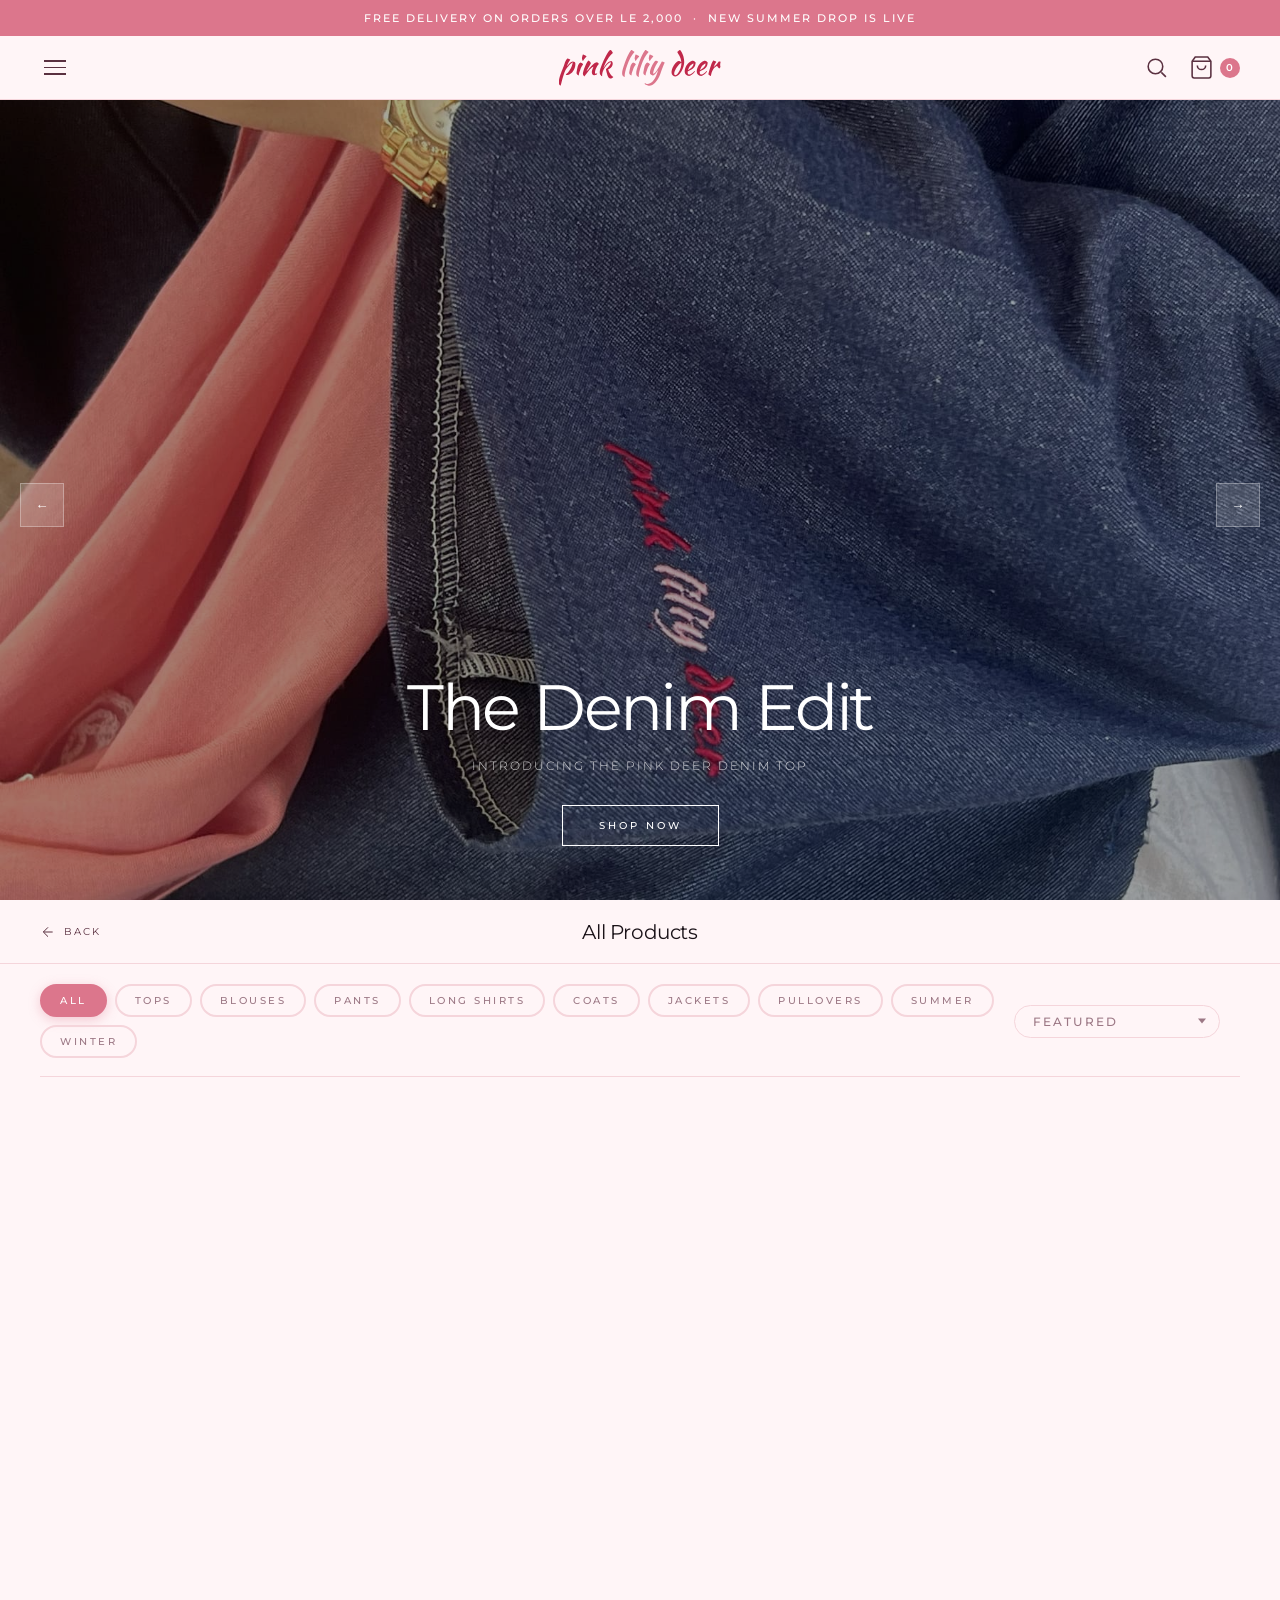
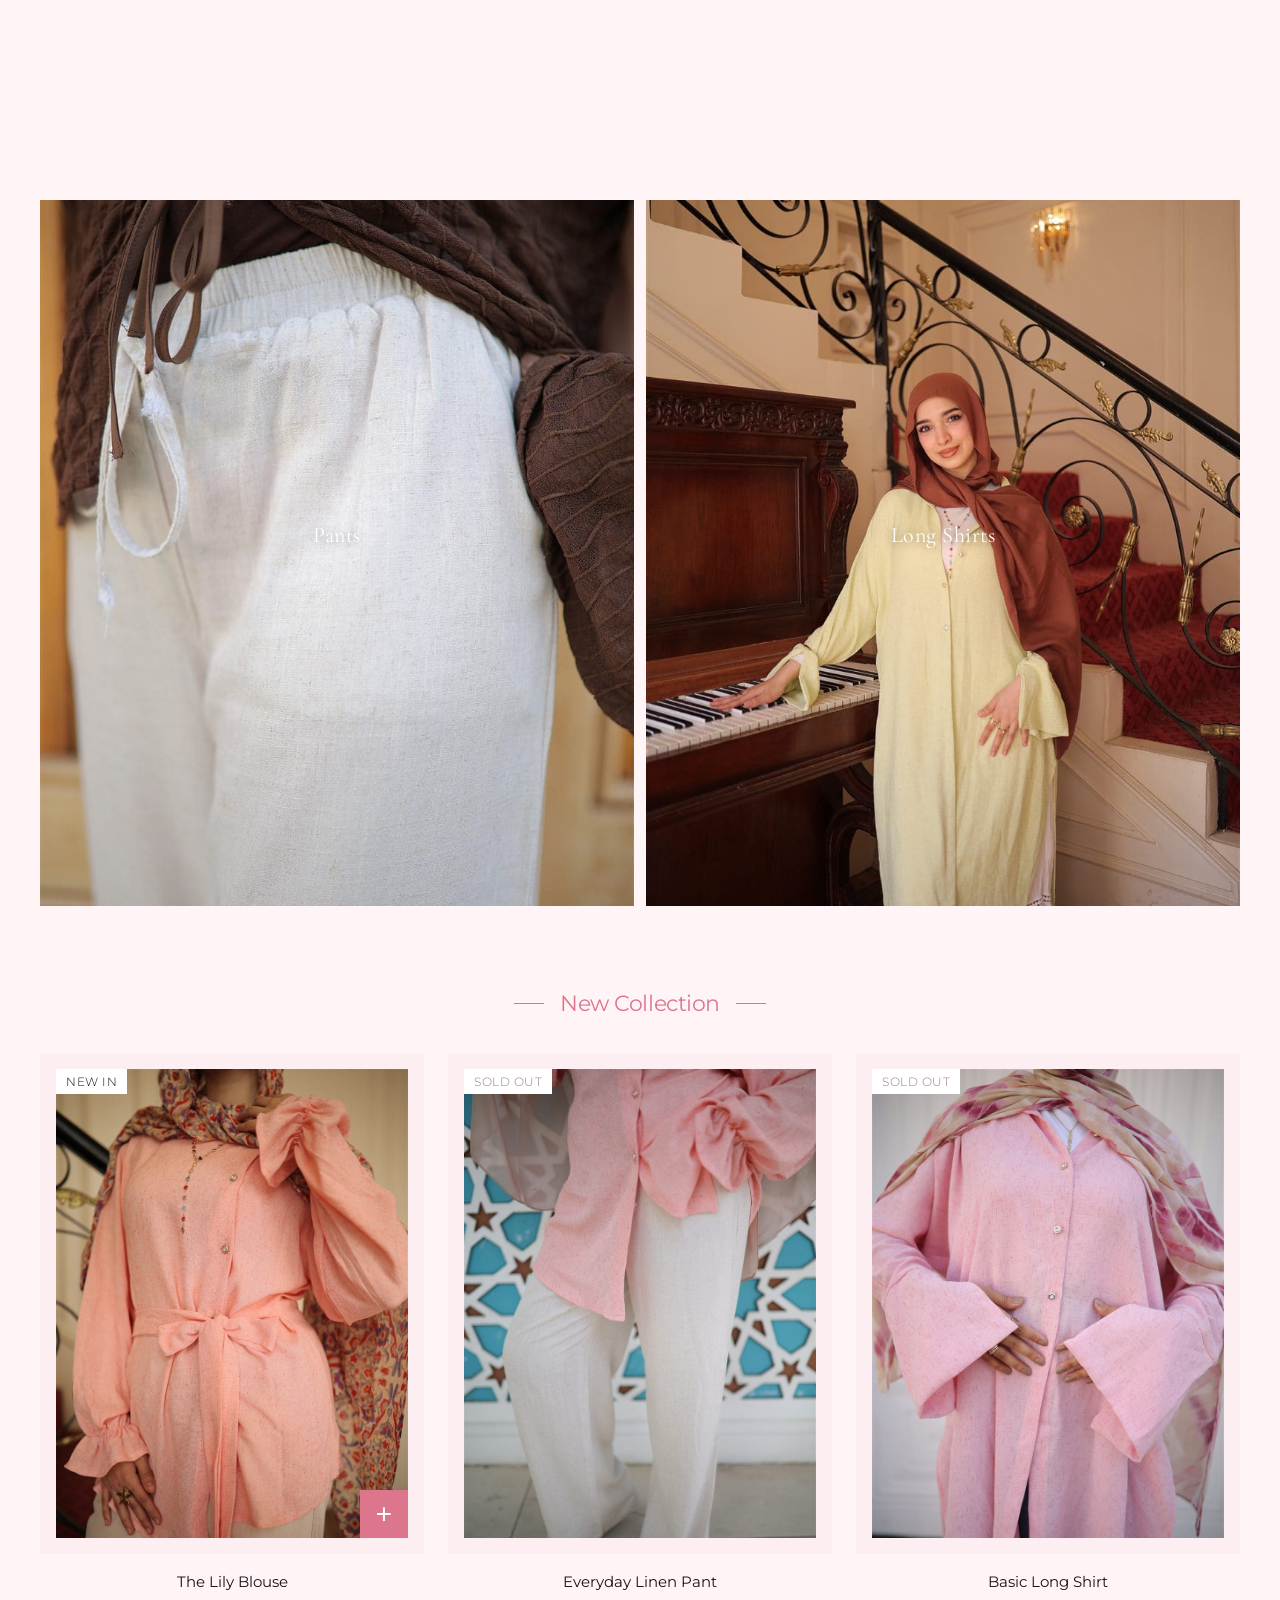
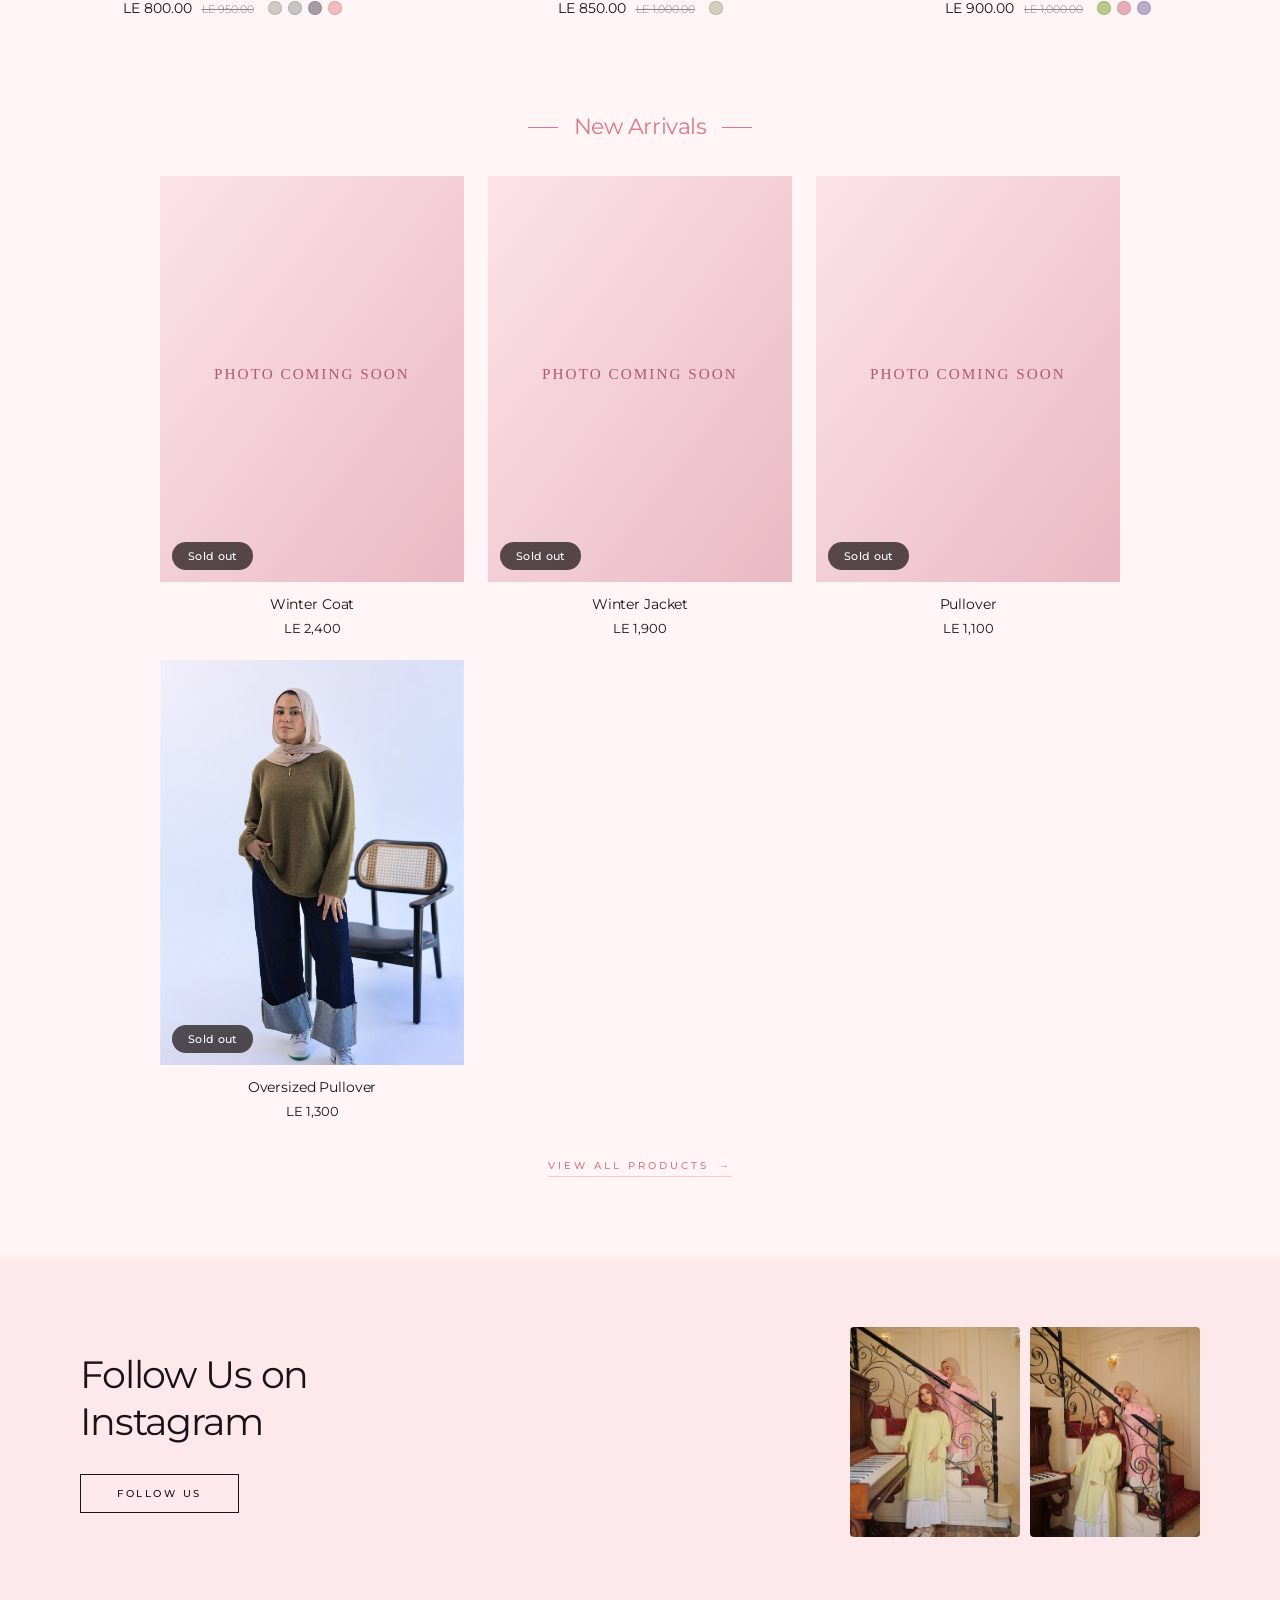
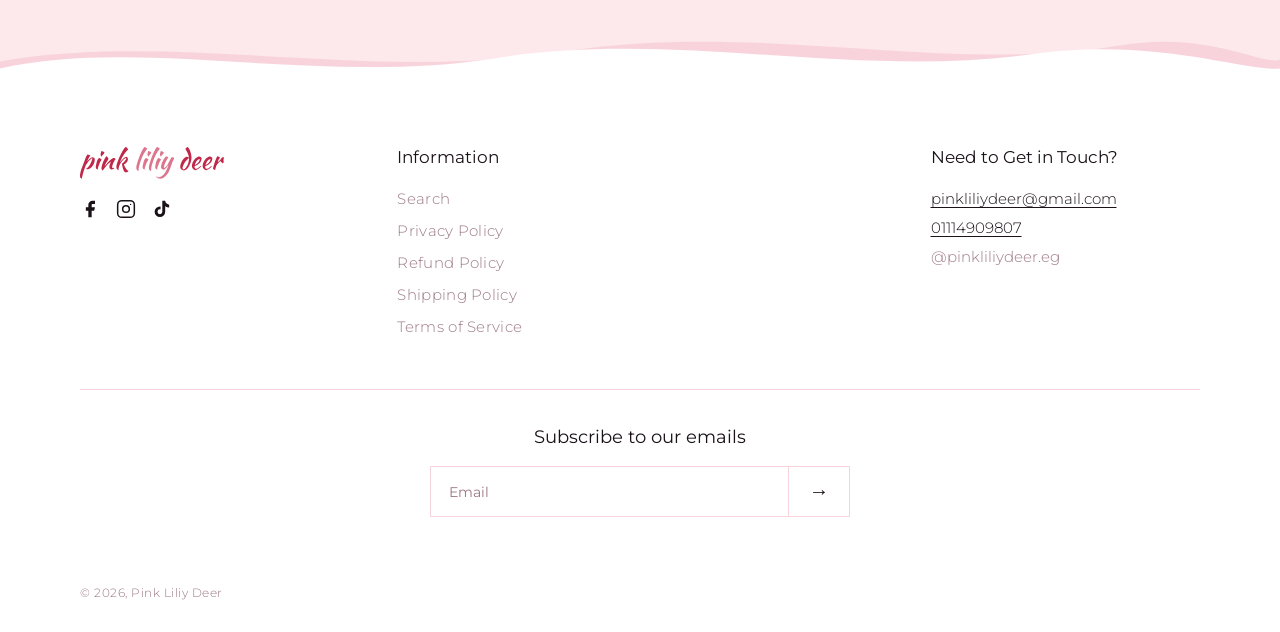
<file: lib/index.html>
<!DOCTYPE html>
<html lang="en">
<head>
<meta charset="UTF-8">
<meta name="viewport" content="width=device-width, initial-scale=1.0">
<title>Pink Liliy Deer — Modest Fashion</title>
<link href="https://fonts.googleapis.com/css2?family=Cormorant+Garamond:ital,wght@0,300;0,400;0,500;1,300;1,400&family=Montserrat:wght@300;400;500;600&display=swap" rel="stylesheet">
<style>
*{margin:0;padding:0;box-sizing:border-box}
:root{
  --cream:#fff5f7;
  --warm:#fdeef2;
  --blush:#f9c8d0;
  --rose:#dc768c;
  --dark:#1a1218;
  --mid:#5a3040;
  --muted:#9c7885;
  --border:#f5d5db;
  --accent:#dc768c;
  --accent-dark:#c0284a;
  --accent-light:#fde8ec;
  --serif:'Cormorant Garamond',Georgia,serif;
  --sans:'Montserrat',sans-serif;
  --script:'Montserrat',sans-serif;
}
html{scroll-behavior:smooth}
body{background:var(--cream);color:var(--dark);font-family:var(--sans);font-weight:300;overflow-x:hidden}

/* ── ANNOUNCEMENT BAR ── */
.announce{
  background:var(--accent);color:#fff;
  text-align:center;padding:11px;
  font-size:11px;letter-spacing:2.5px;text-transform:uppercase;
  font-family:var(--sans);font-weight:500;
  letter-spacing:2px;
}

/* ── MENU DRAWER ── */
.menu-overlay{
  position:fixed;inset:0;background:rgba(26,18,18,0.4);
  z-index:300;opacity:0;pointer-events:none;transition:opacity .3s;
}
.menu-overlay.open{opacity:1;pointer-events:all}
.menu-drawer{
  position:fixed;top:0;left:0;bottom:0;width:320px;
  background:var(--cream);z-index:301;
  transform:translateX(-100%);transition:transform .35s cubic-bezier(.4,0,.2,1);
  display:flex;flex-direction:column;overflow:hidden;
}
.menu-drawer.open{transform:translateX(0)}
.menu-head{
  padding:20px 24px;height:60px;
  display:flex;align-items:center;justify-content:flex-end;
  border-bottom:1px solid var(--border);flex-shrink:0;
}
.menu-close{
  background:none;border:none;cursor:pointer;
  color:var(--dark);display:flex;align-items:center;
  padding:4px;transition:opacity .2s;
}
.menu-close:hover{opacity:0.5}

/* Two-panel slider */
.menu-panels{
  display:flex;width:200%;flex:1;min-height:0;
  transition:transform .3s cubic-bezier(.4,0,.2,1);
}
.menu-panels.show-sub{transform:translateX(-50%)}
.menu-panel{
  width:50%;display:flex;flex-direction:column;overflow-y:auto;
}

/* Nav items */
.menu-nav-item{
  display:flex;align-items:center;justify-content:space-between;
  padding:20px 28px;
  font-size:15px;color:var(--dark);text-decoration:none;
  font-family:var(--sans);font-weight:400;
  border-bottom:1px solid var(--border);
  cursor:pointer;background:none;
  border-left:none;border-right:none;border-top:none;
  width:100%;text-align:left;
  transition:background .15s,color .15s;
}
.menu-nav-item:hover{background:var(--accent-light);color:var(--accent)}
.menu-nav-item svg{flex-shrink:0;color:var(--muted)}

/* Sub-panel header */
.menu-sub-head{
  display:flex;align-items:center;gap:12px;
  padding:20px 28px;
  border-bottom:1px solid var(--border);
  cursor:pointer;background:none;border-left:none;border-right:none;border-top:none;
  width:100%;text-align:left;
  font-size:13px;letter-spacing:1px;text-transform:uppercase;
  color:var(--mid);font-family:var(--sans);font-weight:500;
  transition:color .15s;flex-shrink:0;
}
.menu-sub-head:hover{color:var(--dark)}

/* Social icons */
.menu-socials{
  padding:24px 28px;
  border-top:1px solid var(--border);
  display:flex;gap:22px;align-items:center;
  margin-top:auto;flex-shrink:0;
}
.menu-social-icon{
  color:var(--dark);text-decoration:none;
  display:flex;align-items:center;
  transition:color .2s;
}
.menu-social-icon:hover{color:var(--accent)}

/* ── NAV ── */
nav{
  position:sticky;top:0;z-index:100;
  background:var(--cream);
  border-bottom:1px solid var(--border);
  padding:0 40px;
  display:flex;align-items:center;justify-content:space-between;
  height:64px;
}
.hamburger{
  background:none;border:none;cursor:pointer;
  display:flex;flex-direction:column;gap:5px;padding:4px;
  transition:opacity .2s;
}
.hamburger:hover{opacity:0.6}
.hamburger span{
  display:block;width:22px;height:1.5px;
  background:var(--mid);
}
.nav-links{display:flex;gap:32px;list-style:none}
.nav-links a{
  font-size:11px;letter-spacing:2px;text-transform:uppercase;
  color:var(--mid);text-decoration:none;
  font-family:var(--sans);font-weight:400;
  transition:color .2s;position:relative;
}
.nav-links a::after{
  content:'';position:absolute;bottom:-2px;left:0;width:0;height:0.5px;
  background:var(--dark);transition:width .25s;
}
.nav-links a:hover{color:var(--dark)}
.nav-links a:hover::after{width:100%}
.brand{
  font-family:var(--serif);font-size:22px;font-weight:400;
  letter-spacing:1px;color:var(--dark);text-decoration:none;
  position:absolute;left:50%;transform:translateX(-50%);
  white-space:nowrap;
}
.brand img{height:36px;width:auto;display:block}
.nav-right{display:flex;align-items:center;gap:20px}
.nav-icon{
  background:none;border:none;cursor:pointer;
  font-size:25px;letter-spacing:2px;text-transform:uppercase;
  color:var(--mid);font-family:var(--sans);font-weight:400;
  display:flex;align-items:center;gap:6px;
  transition:color .2s;
}
.nav-icon:hover{color:var(--dark)}
.cart-count{
  background:var(--accent);color:#fff;
  border-radius:50%;width:20px;height:20px;
  font-size:10px;display:flex;align-items:center;justify-content:center;
  font-weight:600;
}

/* ── HERO ── */
.hero{
  position:relative;height:92vh;min-height:600px;
  background:var(--warm);overflow:hidden;
  display:flex;align-items:flex-end;
}
.hero-bg{
  position:absolute;inset:0;
  background:
    radial-gradient(ellipse at 70% 40%, rgba(220,118,140,0.18) 0%, transparent 60%),
    radial-gradient(ellipse at 20% 80%, rgba(220,118,140,0.12) 0%, transparent 50%),
    linear-gradient(160deg, #fff5f7 0%, #fdeef2 100%);
}
.hero-img-placeholder{
  position:absolute;right:0;top:0;bottom:0;width:62%;
  background:linear-gradient(135deg,#f9c8d0 0%,#e89aaa 60%,#dc768c 100%);
  display:flex;align-items:center;justify-content:center;
  overflow:hidden;
}
.hero-img-placeholder::before{
  content:'';position:absolute;inset:0;
  background:repeating-linear-gradient(
    45deg,rgba(255,255,255,0.03) 0px,rgba(255,255,255,0.03) 1px,
    transparent 1px,transparent 20px
  );
}
.hero-img-placeholder span{
  font-family:var(--serif);font-size:13px;letter-spacing:3px;
  color:rgba(90,79,71,0.4);text-transform:uppercase;
}
.hero-content{
  position:relative;z-index:2;
  padding:0 60px 80px;max-width:520px;
}
.hero-eyebrow{
  font-size:10px;letter-spacing:4px;text-transform:uppercase;
  color:var(--accent);margin-bottom:20px;font-family:var(--sans);
  display:flex;align-items:center;gap:12px;
}
.hero-eyebrow::before{content:'';width:24px;height:0.5px;background:var(--accent)}
.hero-title{
  font-family:var(--serif);font-size:clamp(48px,6vw,80px);
  font-weight:300;line-height:1.0;color:var(--dark);
  margin-bottom:28px;letter-spacing:-0.5px;
}
.hero-title em{font-style:italic;font-weight:300;color:var(--accent)}
.hero-sub{
  font-size:12px;letter-spacing:1.5px;color:var(--muted);
  text-transform:uppercase;margin-bottom:40px;line-height:1.8;
}
.btn-primary{
  display:inline-flex;align-items:center;justify-content:center;gap:12px;
  background:#C0284A;color:#fff;
  padding:14px 36px;text-decoration:none;
  font-size:10px;letter-spacing:2px;text-transform:uppercase;
  font-family:var(--sans);font-weight:500;
  border-radius:50px;border:none;
  transition:background .25s,box-shadow .25s;cursor:pointer;
  box-shadow:0 4px 16px rgba(122,26,46,0.3);
}
.btn-primary:hover{background:#5c1020;box-shadow:0 6px 22px rgba(122,26,46,0.45)}
.btn-outline{
  display:inline-flex;align-items:center;justify-content:center;gap:12px;
  border:2px solid #C0284A;color:#C0284A;
  padding:13px 32px;text-decoration:none;
  font-size:10px;letter-spacing:2px;text-transform:uppercase;
  font-family:var(--sans);font-weight:500;
  border-radius:50px;
  transition:all .25s;cursor:pointer;background:transparent;
}
.btn-outline:hover{background:#C0284A;color:#fff;box-shadow:0 4px 16px rgba(122,26,46,0.3)}
.hero-scroll{
  position:absolute;bottom:30px;right:40px;
  font-size:9px;letter-spacing:3px;text-transform:uppercase;
  color:var(--muted);writing-mode:vertical-rl;
  display:flex;align-items:center;gap:10px;
}
.hero-scroll::after{content:'';width:0.5px;height:40px;background:var(--muted)}

/* ── MARQUEE ── */
.marquee-wrap{
  background:var(--accent-light);color:var(--dark);
  padding:13px 0;overflow:hidden;
  border-top:1px solid var(--blush);border-bottom:1px solid var(--blush);
}
.marquee-track{
  display:flex;gap:0;white-space:nowrap;
  animation:marquee 22s linear infinite;
}
.marquee-track span{
  font-size:10px;letter-spacing:3px;text-transform:uppercase;
  padding:0 40px;font-family:var(--sans);font-weight:400;
  color:var(--mid);
}
.marquee-track .sep{color:var(--accent);padding:0 10px;font-weight:600}
@keyframes marquee{0%{transform:translateX(0)}100%{transform:translateX(-50%)}}

/* ── SECTION HEADERS ── */
.section-header{text-align:center;padding:36px 40px 20px}
.section-tag{
  font-family:var(--script);font-size:30px;letter-spacing:0.5px;font-weight:400;
  color:var(--accent);margin-bottom:16px;
  display:flex;align-items:center;justify-content:center;gap:16px;
}
.section-tag::before,.section-tag::after{
  content:'';flex:0 0 30px;height:0.5px;background:var(--accent)
}
.section-title{
  font-family:var(--serif);font-size:clamp(36px,4vw,54px);
  font-weight:300;color:var(--dark);letter-spacing:-0.5px;
  line-height:1.1;
}
.section-title em{font-style:italic}
.section-sub{
  font-size:12px;letter-spacing:1.5px;text-transform:uppercase;
  color:var(--muted);margin-top:16px;
}

/* ── CATEGORY STRIP ── */
.categories{padding:0 40px 48px}
.cat-carousel-wrap{position:relative}
.cat-grid{
  display:grid;grid-template-columns:repeat(2,1fr);gap:12px;
}
.cat-arrow{
  position:absolute;top:38%;transform:translateY(-50%);
  width:44px;height:44px;border-radius:50%;
  background:rgba(26,18,18,0.72);color:#fff;border:none;cursor:pointer;
  display:flex;align-items:center;justify-content:center;
  font-size:18px;line-height:1;z-index:5;
  transition:background .2s;
  -webkit-backdrop-filter:blur(4px);backdrop-filter:blur(4px);
}
.cat-arrow:hover{background:var(--accent)}
.cat-arrow.prev{left:-6px}
.cat-arrow.next{right:-6px}
.cat-item{
  cursor:pointer;position:relative;
  display:flex;flex-direction:column;
}
.cat-img{
  width:100%;aspect-ratio:4/5;
  background:var(--warm);
  border-radius:0;
  overflow:hidden;
}
.cat-img img{transition:transform .45s ease;width:100%;height:100%;object-fit:cover;display:block}
.cat-item:hover .cat-img img{transform:scale(1.06)}
.cat-img-1{background:linear-gradient(160deg,#e8ddd5,#d5c8c0)}
.cat-img-2{background:linear-gradient(160deg,#dfe8e0,#c8d5ca)}
.cat-img-3{background:linear-gradient(160deg,#e8e0e8,#d5c8d5)}
.cat-img-4{background:linear-gradient(160deg,#e8e5d5,#d5d0c0)}
.cat-img-5{background:linear-gradient(160deg,#e8d5d5,#d5c0c0)}
.cat-img-6{background:linear-gradient(160deg,#dce6ee,#c3d2e0)}
.cat-img-7{background:linear-gradient(160deg,#f6e8d8,#ecd6bd)}
.all-empty{grid-column:1/-1;text-align:center;padding:60px 20px;font-family:var(--sans);font-size:12px;letter-spacing:.5px;color:var(--muted);line-height:1.9}
.cat-label{
  position:absolute;left:0;right:0;top:50%;transform:translateY(-50%);
  display:block;text-align:center;padding:0 8px;
  font-family:var(--serif,Georgia,serif);font-size:22px;font-weight:400;
  letter-spacing:.5px;
  color:#fff;text-shadow:0 1px 8px rgba(0,0,0,.35);
  pointer-events:none;
}
.cat-label small{display:none}

/* ── PRODUCT GRID ── */
.products-section{padding:0 40px 80px}
.filter-bar{
  display:flex;align-items:center;justify-content:space-between;
  gap:16px;
  padding:20px 0 18px;
  margin-bottom:36px;
  border-bottom:1px solid var(--border);
}
.filter-tabs{display:flex;gap:8px;list-style:none;flex-wrap:wrap}
.filter-tabs li{
  font-size:10px;letter-spacing:2.5px;text-transform:uppercase;
  color:var(--muted);
  padding:8px 18px;
  cursor:pointer;
  font-family:var(--sans);font-weight:500;
  border-radius:50px;
  border:2px solid var(--border);
  background:transparent;
  transition:color .2s,background .2s,border-color .2s,box-shadow .2s;
  white-space:nowrap;
  user-select:none;
}
.filter-tabs li:hover{
  color:var(--accent);
  border-color:var(--blush);
  background:var(--accent-light);
}
.filter-tabs li.active{
  color:#fff;
  background:var(--accent);
  border-color:var(--accent);
  font-weight:500;
  box-shadow:0 3px 12px rgba(220,118,140,0.35);
}
.sort-wrapper{
  position:relative;display:flex;align-items:center;flex-shrink:0;
}
.sort-wrapper::after{
  content:'';
  position:absolute;right:14px;top:50%;transform:translateY(-50%);
  width:0;height:0;
  border-left:4px solid transparent;border-right:4px solid transparent;
  border-top:5px solid var(--muted);
  pointer-events:none;transition:border-top-color .2s;
}
.sort-wrapper:hover::after{border-top-color:var(--accent)}
.sort-select{
  font-size:12px;letter-spacing:2px;text-transform:uppercase;
  color:var(--muted);
  font-family:var(--sans);font-weight:500;
  border:1px solid var(--border);
  border-radius:50px;
  padding:8px 18px;
  background:transparent;
  cursor:pointer;
  outline:none;
  appearance:none;
  -webkit-appearance:none;
  transition:color .2s,border-color .2s,background .2s;
}
.sort-select:hover,.sort-select:focus{
  color:var(--accent);
  border-color:var(--blush);
  background:var(--accent-light);
}
.product-grid{
  display:grid;grid-template-columns:repeat(4,1fr);gap:24px;
}
.products-section .product-grid{
  grid-template-columns:repeat(3,1fr);
  max-width:960px;margin:0 auto;
}
.product-card{cursor:pointer}
.product-img{
  aspect-ratio:3/4;background:var(--warm);
  position:relative;overflow:hidden;margin-bottom:14px;
  border:2.5px solid var(--blush);border-radius:20px;
  transition:border-color .3s,box-shadow .3s;
}
.product-img-fill{
  width:100%;height:100%;
  transition:transform .5s ease;
  display:flex;align-items:center;justify-content:center;
}
.product-card:hover .product-img-fill{transform:scale(1.04)}
.product-card:hover .product-img{border-color:var(--rose);box-shadow:0 6px 24px rgba(220,118,140,0.18)}
.product-img-fill span{
  font-family:var(--serif);font-size:11px;letter-spacing:2px;
  color:rgba(90,79,71,0.3);text-transform:uppercase;
}
.product-badge{
  position:absolute;top:12px;left:12px;
  background:var(--dark);color:#fff;
  font-size:8px;letter-spacing:2px;text-transform:uppercase;
  padding:5px 10px;font-family:var(--sans);border-radius:2px;z-index:2;
}
.product-badge.new{background:var(--accent);box-shadow:0 2px 12px rgba(220,118,140,0.4)}
.product-badge.sold{background:var(--muted)}
.badge-soldout{
  position:absolute;bottom:12px;left:12px;z-index:2;
  background:rgba(26,18,18,0.72);color:#fff;
  font-size:11px;font-weight:500;letter-spacing:0.3px;
  padding:7px 16px;font-family:var(--sans);border-radius:50px;
  -webkit-backdrop-filter:blur(4px);backdrop-filter:blur(4px);
}
.price-was{
  text-decoration:line-through;color:var(--muted);
  font-size:12px;margin-right:5px;
}
.price-sale{color:#c0284a;font-weight:500}
.size-chips{display:flex;gap:4px;margin-bottom:6px;justify-content:center}
.size-chip{
  background:rgba(250,248,245,0.9);color:var(--dark);
  font-size:8px;letter-spacing:1px;padding:4px 7px;
  font-family:var(--sans);border:0.5px solid rgba(26,22,18,0.2);
  cursor:pointer;transition:background .15s;
}
.size-chip:hover,.size-chip.active{background:var(--accent);color:#fff;border-color:var(--accent)}
.product-name{
  font-family:var(--script);font-size:19px;font-weight:400;
  color:var(--dark);margin-bottom:5px;line-height:1.4;
}
.product-price{
  font-size:15px;color:var(--muted);letter-spacing:1px;font-weight:500;
  font-family:var(--sans);
}
.product-colors{display:flex;gap:5px;margin-top:8px}
.color-dot{
  width:12px;height:12px;border-radius:50%;
  border:1.5px solid transparent;cursor:pointer;
  transition:border-color .15s;
}
.color-dot:hover,.color-dot.active{border-color:var(--accent)}

/* Product placeholder backgrounds */
.p1{background:linear-gradient(160deg,#e8ddd5 0%,#cfc3bb 100%)}
.p2{background:linear-gradient(160deg,#d5e8df 0%,#c0d5c8 100%)}
.p3{background:linear-gradient(160deg,#e8d5e0 0%,#d5c0cb 100%)}
.p4{background:linear-gradient(160deg,#e8e5d5 0%,#d5d0c0 100%)}
.p5{background:linear-gradient(160deg,#d5dde8 0%,#c0ccda 100%)}
.p6{background:linear-gradient(160deg,#e8ddd5 0%,#e0d5cc 100%)}
.p7{background:linear-gradient(160deg,#f0e8d5 0%,#e0d0b8 100%)}
.p8{background:linear-gradient(160deg,#e5d5e8 0%,#d0c0d5 100%)}

/* ── EDITORIAL BANNER ── */
.editorial{
  margin:0 40px 80px;display:grid;
  grid-template-columns:1fr 1fr;min-height:520px;
}
.editorial-img{
  background:linear-gradient(160deg,#e8ddd5,#c8b8ae);
  display:flex;align-items:center;justify-content:center;
  position:relative;overflow:hidden;
}
.editorial-img::after{
  content:'';position:absolute;inset:0;
  background:linear-gradient(to right,rgba(26,22,18,0.1),transparent);
}
.editorial-img span{
  font-family:var(--serif);font-size:12px;letter-spacing:3px;
  color:rgba(90,79,71,0.3);text-transform:uppercase;
  position:relative;z-index:2;
}
.editorial-content{
  background:var(--warm);padding:60px 50px;
  display:flex;flex-direction:column;justify-content:center;
}
.editorial-tag{
  font-size:9px;letter-spacing:4px;text-transform:uppercase;
  color:var(--accent);margin-bottom:24px;
  display:flex;align-items:center;gap:10px;
}
.editorial-tag::before{content:'';width:20px;height:0.5px;background:var(--accent)}
.editorial-title{
  font-family:var(--serif);font-size:clamp(32px,3.5vw,48px);
  font-weight:300;line-height:1.1;color:var(--dark);
  margin-bottom:20px;
}
.editorial-title em{font-style:italic}
.editorial-body{
  font-size:13px;color:var(--muted);line-height:1.9;
  margin-bottom:36px;max-width:340px;
}
.editorial-links{display:flex;gap:16px;flex-wrap:wrap}

/* ── LOOKBOOK STRIP ── */
.lookbook{padding:0 40px 80px}
.lookbook-grid{
  display:grid;
  grid-template-columns:2fr 1fr 1fr 1fr;
  gap:12px;height:500px;
}
.look-item{
  background:var(--warm);position:relative;overflow:hidden;
  cursor:pointer;
}
.look-item:hover .look-overlay{opacity:1}
.look-fill{width:100%;height:100%;transition:transform .4s ease}
.look-item:hover .look-fill{transform:scale(1.04)}
.l1{background:linear-gradient(160deg,#ddd5e8,#c8b8d5)}
.l2{background:linear-gradient(160deg,#e8d5d5,#d5b8b8)}
.l3{background:linear-gradient(160deg,#d5e8e0,#b8d5c8)}
.l4{background:linear-gradient(160deg,#e8e5d5,#d5d0b8)}
.look-overlay{
  position:absolute;inset:0;
  background:rgba(26,22,18,0.4);
  display:flex;align-items:center;justify-content:center;
  opacity:0;transition:opacity .3s;
}
.look-overlay span{
  font-family:var(--serif);font-size:20px;font-weight:400;
  color:#fff;letter-spacing:1px;
}
.look-tag{
  position:absolute;bottom:16px;left:16px;
  font-size:9px;letter-spacing:2px;text-transform:uppercase;
  color:rgba(255,255,255,0.8);font-family:var(--sans);
}

/* ── INSTAGRAM GRID ── */
.instagram{padding:0 40px 80px;text-align:center}
.insta-handle{
  font-size:15px;letter-spacing:3px;
  color:var(--accent);margin-bottom:30px;
}
.insta-grid{
  display:grid;grid-template-columns:repeat(6,1fr);gap:4px;
  margin-bottom:32px;
}
.insta-item{
  aspect-ratio:1;background:var(--warm);
  overflow:hidden;cursor:pointer;
}
.insta-fill{
  width:100%;height:100%;
  transition:transform .3s,filter .3s;
}
.insta-item:hover .insta-fill{transform:scale(1.06);filter:brightness(0.85)}
.i1{background:linear-gradient(135deg,#e8d5d5,#d5b8b8)}
.i2{background:linear-gradient(135deg,#d5e8e0,#b8d5c8)}
.i3{background:linear-gradient(135deg,#ddd5e8,#c8b8d5)}
.i4{background:linear-gradient(135deg,#e8e5d5,#d5d0b8)}
.i5{background:linear-gradient(135deg,#e8ddd5,#d5c8c0)}
.i6{background:linear-gradient(135deg,#d5dde8,#b8ccd5)}

/* ── FEATURES BAR ── */
.features{
  border-top:1px solid var(--border);border-bottom:1px solid var(--border);
  padding:40px;display:grid;grid-template-columns:repeat(4,1fr);
  gap:0;
}
.feature-item{
  text-align:center;padding:20px;
  border-right:1px solid var(--border);
}
.feature-item:last-child{border:none}
.feature-icon{
  font-size:18px;margin-bottom:12px;
  color:var(--accent);
}
.feature-title{
  font-family:var(--serif);font-size:20px;font-weight:500;
  color:var(--dark);margin-bottom:6px;
}
.feature-sub{
  font-size:12px;letter-spacing:1.5px;text-transform:uppercase;font-weight:600;
  color:var(--muted);
}

/* ── NEWSLETTER ── */
.newsletter{
  background:linear-gradient(135deg,#dc768c 0%,#c0284a 100%);
  color:#fff;padding:80px 40px;text-align:center;
}
.nl-title{
  font-family:var(--serif);font-size:clamp(32px,4vw,52px);
  font-weight:300;margin-bottom:14px;line-height:1.1;color:#fff;
}
.nl-title em{font-style:italic;color:rgba(255,255,255,0.85)}
.nl-sub{
  font-size:11px;letter-spacing:2px;text-transform:uppercase;
  color:rgba(255,255,255,0.7);margin-bottom:36px;
}
.nl-form{display:flex;justify-content:center;gap:0;max-width:440px;margin:0 auto}
.nl-input{
  flex:1;padding:14px 20px;background:rgba(255,255,255,0.18);
  border:1px solid rgba(255,255,255,0.35);color:#fff;
  font-size:12px;letter-spacing:1px;font-family:var(--sans);
  outline:none;
}
.nl-input::placeholder{color:rgba(255,255,255,0.55);font-family:var(--sans)}
.nl-input:focus{background:rgba(255,255,255,0.25);border-color:rgba(255,255,255,0.6)}
.nl-btn{
  padding:14px 28px;background:#fff;color:#000;
  border:none;cursor:pointer;
  font-size:10px;letter-spacing:2px;text-transform:uppercase;
  font-family:var(--sans);font-weight:600;
  transition:background .2s,box-shadow .2s;
  box-shadow:0 3px 12px rgba(0,0,0,0.2);
}
.nl-btn:hover{background:#fff;box-shadow:0 4px 16px rgba(0,0,0,0.3)}

/* ── FOOTER ── */
footer{
  background:var(--cream);border-top:1px solid var(--border);
  padding:60px 40px 30px;
}
.footer-grid{
  display:grid;grid-template-columns:2fr 1fr 1fr 1fr;
  gap:40px;margin-bottom:50px;
}
.footer-brand{margin-bottom:20px}
.footer-brand img{width:180px;height:auto;display:block}
.footer-tagline{
  font-size:11px;letter-spacing:1.5px;color:var(--muted);
  line-height:1.8;text-transform:uppercase;max-width:220px;
}
.footer-socials{display:flex;gap:14px;margin-top:24px}
.social-link{
  font-size:9px;letter-spacing:2px;text-transform:uppercase;
  color:var(--mid);text-decoration:none;
  transition:color .2s;font-family:var(--sans);
}
.social-link:hover{color:var(--accent);text-decoration:underline;text-underline-offset:3px}
.footer-col h4{
  font-size:20px;letter-spacing:3px;text-transform:uppercase;
  color:var(--dark);margin-bottom:20px;font-weight:500;
}
.footer-col ul{list-style:none}
.footer-col li{margin-bottom:10px}
.footer-col a{
  font-size:16px;color:var(--muted);text-decoration:none;
  transition:color .2s;letter-spacing:0.5px;
}
.footer-col a:hover{color:var(--dark)}
.footer-bottom{
  border-top:1px solid var(--border);padding-top:24px;
  display:flex;align-items:center;justify-content:space-between;
}
.footer-copy{font-size:15px;letter-spacing:1.5px;color:var(--muted);text-transform:uppercase}
.footer-pay{display:flex;gap:10px;align-items:center}
.pay-icon{
  background:var(--warm);border:0.5px solid var(--border);
  border-radius:3px;padding:4px 8px;
  font-size:9px;letter-spacing:1px;color:var(--muted);font-family:var(--sans);
}

/* ── CART DRAWER ── */
.cart-overlay{
  position:fixed;inset:0;background:rgba(26,22,18,0.4);
  z-index:200;opacity:0;pointer-events:none;transition:opacity .3s;
}
.cart-overlay.open{opacity:1;pointer-events:all}
.cart-drawer{
  position:fixed;top:0;right:0;bottom:0;width:380px;
  background:var(--cream);z-index:201;
  transform:translateX(100%);transition:transform .35s cubic-bezier(.4,0,.2,1);
  display:flex;flex-direction:column;
}
.cart-drawer.open{transform:translateX(0)}
.cart-head{
  padding:24px 28px;border-bottom:1px solid var(--border);
  display:flex;align-items:center;justify-content:space-between;
}
.cart-head h3{font-family:var(--script);font-size:26px;font-weight:400}
.cart-close{
  background:none;border:none;cursor:pointer;
  font-size:18px;color:var(--mid);line-height:1;
}
.cart-body{flex:1;overflow-y:auto;padding:28px}
.cart-empty{
  text-align:center;padding:60px 0;
  font-family:var(--serif);font-size:18px;color:var(--muted);
}
.cart-item{
  display:flex;gap:16px;margin-bottom:24px;
  padding-bottom:24px;border-bottom:1px solid var(--border);
}
.cart-item-img{
  width:80px;height:100px;flex-shrink:0;
}
.cart-item-img-fill{width:100%;height:100%}
.cart-item-info{flex:1}
.cart-item-name{font-family:var(--script);font-size:22px;margin-bottom:4px}
.cart-item-meta{font-size:10px;letter-spacing:1.5px;text-transform:uppercase;color:var(--muted);margin-bottom:10px}
.cart-item-price{font-size:13px;color:var(--dark);letter-spacing:0.5px}
.cart-qty{display:flex;align-items:center;gap:12px;margin-top:8px}
.qty-btn{
  background:none;border:0.5px solid var(--border);
  width:24px;height:24px;cursor:pointer;
  font-size:14px;color:var(--mid);
  display:flex;align-items:center;justify-content:center;
  transition:border-color .15s,color .15s;
}
.qty-btn:hover{border-color:var(--dark);color:var(--dark)}
.qty-num{font-size:12px;min-width:16px;text-align:center}
.cart-foot{padding:20px 28px;border-top:1px solid var(--border)}
.cart-total{
  display:flex;justify-content:space-between;
  margin-bottom:20px;font-family:var(--serif);font-size:18px;
}
.cart-checkout{
  display:block;width:100%;padding:15px;text-align:center;
  background:var(--accent);color:#fff;text-decoration:none;
  font-size:10px;letter-spacing:2px;text-transform:uppercase;
  font-family:var(--sans);font-weight:500;border:none;cursor:pointer;
  border-radius:50px;
  transition:all .25s;
  box-shadow:0 4px 20px rgba(220,118,140,.35);
}
.cart-checkout:hover{background:var(--accent-dark);box-shadow:0 6px 24px rgba(220,118,140,.45)}
.cart-checkout:active{background:var(--accent);box-shadow:none;transform:scale(0.99)}
.cart-checkout-outline{
  display:block;width:100%;padding:14px;text-align:center;
  background:transparent;color:var(--dark);text-decoration:none;
  font-size:10px;letter-spacing:2px;text-transform:uppercase;
  font-family:var(--sans);font-weight:400;cursor:pointer;
  border-radius:50px;border:1.5px solid var(--dark);
  transition:all .25s;
}
.cart-checkout-outline:hover{background:var(--accent-dark);color:#fff;border-color:var(--accent-dark);box-shadow:0 4px 20px rgba(220,118,140,.35)}
.cart-checkout-outline:active{background:var(--accent);border-color:var(--accent);box-shadow:none;transform:scale(0.99)}

/* ── SEARCH ── */
.search-overlay{position:fixed;inset:0;background:rgba(255,245,247,.97);z-index:400;opacity:0;pointer-events:none;transition:opacity .25s;backdrop-filter:blur(6px)}
.search-overlay.open{opacity:1;pointer-events:all}
.search-box{max-width:660px;margin:0 auto;padding:60px 24px 32px}
.search-bar{display:flex;align-items:center;gap:14px;border-bottom:1.5px solid var(--border);padding-bottom:14px;margin-bottom:28px}
.search-bar svg{color:var(--muted);flex-shrink:0}
.search-input{flex:1;border:none;background:transparent;font-size:22px;font-family:var(--serif);color:var(--dark);outline:none;min-width:0}
.search-input::placeholder{color:var(--muted)}
.search-close-btn{background:none;border:none;cursor:pointer;font-size:22px;color:var(--muted);line-height:1;transition:color .2s;flex-shrink:0;padding:0}
.search-close-btn:hover{color:var(--dark)}
.search-results{display:flex;flex-direction:column;gap:4px;max-height:60vh;overflow-y:auto}
.sr-item{display:flex;align-items:center;gap:16px;padding:12px;border-radius:12px;cursor:pointer;transition:background .15s;border:none;background:none;width:100%;text-align:left}
.sr-item:hover{background:var(--warm)}
.sr-img{width:58px;height:72px;flex-shrink:0;overflow:hidden;border-radius:10px;background:var(--warm)}
.sr-img img{width:100%;height:100%;object-fit:cover;display:block}
.sr-name{font-family:var(--script);font-size:18px;color:var(--dark);margin-bottom:4px}
.sr-price{font-size:12px;color:var(--muted);font-family:var(--sans)}
.sr-save{color:var(--accent)}
.search-empty{text-align:center;padding:48px 0;font-family:var(--serif);font-size:20px;color:var(--muted)}
.search-hint{font-size:11px;letter-spacing:1.5px;text-transform:uppercase;color:var(--muted);font-family:var(--sans);margin-bottom:16px}

/* ── TOAST ── */
.toast{
  position:fixed;bottom:30px;left:50%;
  transform:translateX(-50%) translateY(20px);
  background:var(--accent);color:#fff;
  padding:12px 28px;border-radius:30px;
  font-size:10px;letter-spacing:2.5px;text-transform:uppercase;
  font-family:var(--sans);font-weight:500;opacity:0;pointer-events:none;
  transition:all .3s;z-index:300;
  box-shadow:0 8px 30px rgba(220,118,140,0.5);
}
.toast.show{opacity:1;transform:translateX(-50%) translateY(0)}

/* ── UTILITIES ── */
.text-center{text-align:center}
.mt-40{margin-top:40px}
.view-all{
  display:inline-flex;align-items:center;gap:10px;margin-top:40px;
  font-size:10px;letter-spacing:3px;text-transform:uppercase;
  color:var(--accent);text-decoration:none;font-family:var(--sans);font-weight:500;
  transition:gap .2s,color .2s;
  border-bottom:1px solid var(--blush);padding-bottom:4px;
  cursor:pointer;background:none;border-top:none;border-left:none;border-right:none;
}
.view-all:hover{gap:16px;color:var(--accent-dark)}
.view-all::after{content:'→';font-family:sans-serif}

/* ── ALL PRODUCTS SCREEN ── */
.all-products-screen{
  position:fixed;inset:0;z-index:500;
  background:var(--cream);
  transform:translateY(100%);
  transition:transform .4s cubic-bezier(.4,0,.2,1);
  display:flex;flex-direction:column;
  overflow:hidden;
}
.all-products-screen.open{transform:translateY(0)}
.all-products-screen-head{
  background:var(--cream);
  border-bottom:1px solid var(--border);
  padding:0 40px;
  height:64px;
  display:flex;align-items:center;justify-content:space-between;
  flex-shrink:0;
  position:sticky;top:0;z-index:10;
}
.all-products-screen-title{
  font-family:var(--script);font-size:32px;font-weight:400;
  color:var(--dark);letter-spacing:0.5px;
  position:absolute;left:50%;transform:translateX(-50%);
}
.all-products-back{
  background:none;border:none;cursor:pointer;
  display:flex;align-items:center;gap:8px;
  font-size:10px;letter-spacing:2px;text-transform:uppercase;
  color:var(--mid);font-family:var(--sans);font-weight:400;
  transition:color .2s;
}
.all-products-back:hover{color:var(--dark)}
.all-products-back svg{transition:transform .2s}
.all-products-back:hover svg{transform:translateX(-3px)}
.all-products-body{
  flex:1;overflow-y:auto;
  padding:0 40px 80px;
}
.all-products-body .filter-bar{
  position:sticky;top:0;z-index:5;
  background:var(--cream);
  margin-bottom:36px;
  padding-top:20px;
  transition:box-shadow .2s;
}
.all-products-body .filter-bar.scrolled{
  box-shadow:0 4px 20px rgba(220,118,140,0.08);
}
.filter-bar-right{display:flex;align-items:center;gap:20px;flex-shrink:0}
.all-products-count{
  font-size:11px;letter-spacing:1.5px;text-transform:uppercase;font-weight:400;
  color:var(--muted);font-family:var(--sans);white-space:nowrap;
}
@media(max-width:900px){
  .all-products-screen-head{padding:0 20px}
  .all-products-body{padding:0 20px 60px}
}
@media(max-width:768px){
  /* Filter bar becomes two stacked rows */
  .all-products-body .filter-bar{
    flex-direction:column;
    align-items:stretch;
    gap:0;
    padding:0;
    margin-bottom:20px;
    border-bottom:none;
  }

  /* Row 1: horizontally scrollable chip pills */
  .all-products-body .filter-tabs{
    flex-wrap:nowrap;
    overflow-x:auto;
    -webkit-overflow-scrolling:touch;
    scrollbar-width:none;
    padding:14px 0 14px;
    gap:8px;
    border-bottom:1px solid var(--border);
  }
  .all-products-body .filter-tabs::-webkit-scrollbar{display:none}
  .all-products-body .filter-tabs li{
    font-size:11px;padding:9px 20px;white-space:nowrap;flex-shrink:0;
  }

  /* Row 2: sort left, count right */
  .filter-bar-right{
    width:100%;
    justify-content:space-between;
    padding:12px 0;
    border-bottom:1px solid var(--border);
  }
  .all-products-count{
    font-size:11px;
  }
}

/* ── FEATURED DROP ── */
.featured-drop{margin:0 40px 60px}
.fd-head{padding:8px 0 28px}
.fd-eyebrow{
  font-family:var(--sans);font-size:12px;font-weight:500;
  letter-spacing:2.5px;text-transform:uppercase;color:var(--accent);
  margin-bottom:10px;
}
.fd-title{
  font-family:var(--serif);font-weight:500;color:var(--accent-dark,var(--accent));
  font-size:clamp(34px,5vw,56px);line-height:1.05;margin-bottom:24px;
}
.fd-viewall{
  display:inline-flex;align-items:center;gap:14px;
  font-family:var(--sans);font-size:12px;font-weight:500;
  letter-spacing:2.5px;text-transform:uppercase;
  color:var(--accent);text-decoration:none;
  padding-bottom:8px;border-bottom:2px solid var(--accent);
  transition:gap .25s;
}
.fd-viewall:hover{gap:20px}
.fd-grid{display:grid;grid-template-columns:repeat(3,1fr);gap:24px}
.fd-card{display:flex;flex-direction:column}
.fd-frame{
  position:relative;background:var(--warm);padding:16px;
  cursor:pointer;
}
.fd-frame img{
  width:100%;aspect-ratio:3/4;object-fit:cover;object-position:top center;display:block;
}
.fd-tag{
  position:absolute;top:16px;left:16px;z-index:2;
  background:#fff;color:var(--dark);
  font-family:var(--sans);font-size:12px;letter-spacing:.5px;text-transform:uppercase;
  padding:5px 10px;
}
.fd-tag.soldout{color:var(--muted)}
.fd-add{
  position:absolute;right:16px;bottom:16px;z-index:2;
  width:48px;height:48px;border:none;cursor:pointer;
  background:var(--accent);color:#fff;font-size:28px;font-weight:200;line-height:1;
  display:flex;align-items:center;justify-content:center;
  transition:background .2s;
}
.fd-add:hover{background:var(--accent-dark,var(--accent))}
.fd-name{
  font-family:var(--sans);font-size:17px;font-weight:300;color:var(--dark);
  margin:18px 0 8px;
}
.fd-meta{display:flex;align-items:center;gap:14px;font-family:var(--sans);font-size:17px;font-weight:500;color:var(--dark)}
.fd-meta s{opacity:.5;font-weight:300;font-size:.8em;margin-left:6px}
.fd-dots{display:flex;gap:6px}
.fd-dot{width:14px;height:14px;border-radius:50%;box-shadow:inset 0 0 0 1px rgba(0,0,0,.12)}
/* swatch colors */
.sw-blush-beige{background:#D2C9C3}
.sw-sage-grey{background:#C4C6C1}
.sw-dusty-mauve{background:#A59CA5}
.sw-petal-pink{background:#F7BBBB}
.sw-natural-linen{background:#d5ceb8}
.sw-lime{background:#B8C98A}
.sw-pink{background:#E8ADBA}
.sw-purple{background:#B8ADCA}

@media(max-width:900px){
  .featured-drop{margin:0 0 48px}
  .fd-grid{
    display:flex;overflow-x:auto;scroll-snap-type:x mandatory;gap:12px;
    padding:0 16px;scrollbar-width:none;
  }
  .fd-grid::-webkit-scrollbar{display:none}
  .fd-card{flex:0 0 86%;scroll-snap-align:center}
}

/* ── COPYRIGHT FOOTER ── */
.copyright-bar{
  background:#DC768C;
  padding:22px 40px;
  display:flex;flex-direction:column;align-items:center;justify-content:center;
  gap:12px;
}
.copyright-badges{display:flex;gap:8px;flex-wrap:wrap;justify-content:center}
.copyright-badge{
  font-size:8px;letter-spacing:2.5px;text-transform:uppercase;
  color:rgba(255,255,255,0.55);
  border:1px solid rgba(255,255,255,0.15);
  padding:5px 12px;border-radius:3px;
  font-family:var(--sans);
}
.copyright-text{
  font-size:12px;letter-spacing:1px;
  color:#ffff;
  font-family:var(--sans);font-weight:300;
  text-align:center;
}
.copyright-text strong{color:rgba(255,255,255,0.75);font-weight:500}
@media(max-width:768px){
  .copyright-bar{padding:18px 20px 80px}
}

/* ── INSTAGRAM FOLLOW ── */
.insta-follow{
  background:var(--accent-light);
  padding:70px 80px 80px;
  display:flex;align-items:center;justify-content:space-between;gap:60px;
}
.insta-follow-left{flex:1;max-width:400px}
.insta-follow-title{
  font-family:var(--script);font-size:clamp(28px,3.3vw,46px);
  font-weight:400;color:var(--dark);line-height:1.25;margin-bottom:28px;
}
.btn-follow{
  display:inline-block;border:1.5px solid var(--dark);color:var(--dark);
  padding:12px 36px;font-size:10px;letter-spacing:2.5px;text-transform:uppercase;
  font-family:var(--sans);font-weight:500;text-decoration:none;
  transition:background .2s,color .2s;
}
.btn-follow:hover{background:var(--dark);color:#fff}
.insta-follow-imgs{display:flex;gap:10px;flex-shrink:0}
.insta-follow-thumb{width:170px;height:210px;overflow:hidden;border-radius:4px}
.insta-follow-thumb img{width:100%;height:100%;object-fit:cover;display:block;transition:transform .4s ease}
.insta-follow-thumb:hover img{transform:scale(1.06)}

/* ── WAVE DIVIDER ── */
.wave-divider{background:var(--accent-light);line-height:0;margin-bottom:-2px}
.wave-divider svg{display:block;width:100%}
.wave-layer1{animation:waveAnim1 11s ease-in-out infinite}
.wave-layer2{animation:waveAnim2 8s ease-in-out infinite}
@keyframes waveAnim1{
  0%,100%{d:path("M0,50 C200,15 420,75 640,38 C860,5 1060,65 1260,32 C1360,15 1420,55 1440,48 L1440,80 L0,80 Z")}
  50%{d:path("M0,32 C220,68 440,18 660,52 C880,82 1080,18 1280,52 C1370,68 1420,38 1440,32 L1440,80 L0,80 Z")}
}
@keyframes waveAnim2{
  0%,100%{d:path("M0,58 C160,22 360,78 560,46 C760,14 960,70 1160,42 C1300,22 1400,62 1440,58 L1440,80 L0,80 Z")}
  50%{d:path("M0,42 C180,75 380,22 580,58 C780,82 980,28 1180,62 C1320,78 1400,38 1440,42 L1440,80 L0,80 Z")}
}

/* ── FOOTER MAIN ── */
.footer-main{background:#fff;padding:60px 80px 32px}
.footer-main-grid{
  display:grid;grid-template-columns:1fr 1.8fr 1fr;
  gap:48px;margin-bottom:0;padding-bottom:40px;
}
.footer-brand-logo{height:32px;width:auto;display:block;margin-bottom:20px}
.footer-social-icons{display:flex;gap:16px;align-items:center}
.footer-social-icon{
  color:var(--dark);text-decoration:none;
  display:flex;align-items:center;transition:color .2s;
}
.footer-social-icon:hover{color:var(--accent)}
.footer-info-col h4,.footer-contact-col h4{
  font-family:var(--script);font-size:24px;font-weight:400;
  color:var(--dark);margin-bottom:22px;letter-spacing:0.3px;
}
.footer-info-links{list-style:none;margin-bottom:0}
.footer-info-links li{margin-bottom:13px}
.footer-info-links a{
  font-size:15px;color:var(--muted);text-decoration:none;
  transition:color .2s;font-family:var(--sans);font-weight:300;
  letter-spacing:0.3px;
}
.footer-info-links a:hover{color:var(--dark)}

/* centered subscribe below grid */
.footer-subscribe-section{
  text-align:center;
  padding:36px 0 40px;
  border-top:1px solid var(--border);
  margin-bottom:28px;
}
.footer-subscribe-title{
  font-family:var(--script);font-size:25px;font-weight:400;
  color:var(--dark);margin-bottom:18px;letter-spacing:0.3px;
}
.footer-subscribe-form{
  display:flex;border:1px solid var(--border);overflow:hidden;
  max-width:420px;margin:0 auto;
}
.footer-subscribe-input{
  flex:1;padding:13px 18px;border:none;outline:none;
  font-size:14px;font-family:var(--sans);color:var(--dark);background:#fff;
}
.footer-subscribe-input::placeholder{color:var(--muted)}
.footer-subscribe-btn{
  padding:13px 20px;background:none;border:none;
  border-left:1px solid var(--border);cursor:pointer;
  color:var(--dark);font-size:20px;transition:background .2s,color .2s;
}
.footer-subscribe-btn:hover{background:var(--accent-light);color:var(--accent)}
.footer-contact-email{
  font-size:15px;color:var(--dark);text-decoration:underline;
  text-underline-offset:3px;font-family:var(--sans);
  transition:color .2s;display:block;margin-bottom:10px;
}
.footer-contact-email:hover{color:var(--accent)}
.footer-contact-ig{
  font-size:15px;color:var(--muted);text-decoration:none;
  font-family:var(--sans);font-weight:300;transition:color .2s;display:block;
}
.footer-contact-ig:hover{color:var(--accent)}
.footer-copyright{font-size:12px;color:var(--muted);font-family:var(--sans);letter-spacing:0.5px}

/* ── ANIMATIONS ── */
@keyframes fadeUp{from{opacity:0;transform:translateY(24px)}to{opacity:1;transform:translateY(0)}}
.fade-up{opacity:0;animation:fadeUp .7s ease both}
.fade-up:nth-child(1){animation-delay:.05s}
.fade-up:nth-child(2){animation-delay:.12s}
.fade-up:nth-child(3){animation-delay:.19s}
.fade-up:nth-child(4){animation-delay:.26s}
.fade-up:nth-child(5){animation-delay:.33s}
.fade-up:nth-child(6){animation-delay:.4s}
.fade-up:nth-child(7){animation-delay:.47s}
.fade-up:nth-child(8){animation-delay:.54s}

/* ── HERO SLIDER ── */
.slider{position:relative;width:100%;height:90vh;min-height:500px;overflow:hidden}
.slide{position:absolute;inset:0;opacity:0;transition:opacity .8s ease;pointer-events:none}
.slide.active{opacity:1;pointer-events:all}
.slide img{width:100%;height:100%;object-fit:cover;display:block}
.slide-overlay{position:absolute;inset:0;background:rgba(0,0,0,0.35)}
.slide-content{
  position:absolute;inset:0;
  display:flex;flex-direction:column;align-items:center;justify-content:flex-end;
  text-align:center;color:#fff;padding:0 24px 64px;
}
.slide-title{font-family:var(--script);font-size:clamp(40px,5.5vw,80px);font-weight:400;line-height:1.15;margin-bottom:16px;letter-spacing:0}
.slide-sub{font-size:12px;letter-spacing:2px;text-transform:uppercase;opacity:0.8;margin-bottom:32px;font-family:var(--sans)}
.slide-btn{
  display:inline-flex;align-items:center;justify-content:center;
  border:1.5px solid #fff;color:#fff;
  padding:13px 36px;text-decoration:none;
  font-size:10px;letter-spacing:3px;text-transform:uppercase;
  font-family:var(--sans);font-weight:500;background:transparent;cursor:pointer;
  transition:background .25s,color .25s;
}
.slide-btn:hover{background:#fff;color:var(--dark)}
.slider-arrow{
  position:absolute;top:50%;transform:translateY(-50%);
  background:rgba(255,255,255,0.15);border:1px solid rgba(255,255,255,0.3);
  color:#fff;width:44px;height:44px;display:flex;align-items:center;justify-content:center;
  cursor:pointer;z-index:10;transition:background .2s;
}
.slider-arrow:hover{background:rgba(255,255,255,0.3)}
.slider-arrow.prev{left:20px}
.slider-arrow.next{right:20px}
@media(max-width:768px){
  .slider{height:88vh;min-height:110px}
  .slider-arrow{display:none}
}

/* ── BOTTOM NAV (mobile only) ── */
.bottom-nav{display:none}
@media(max-width:768px){
  .bottom-nav{
    display:flex;position:fixed;bottom:0;left:0;right:0;
    background:#fff;border-top:1px solid var(--border);
    z-index:200;padding:8px 0 calc(8px + env(safe-area-inset-bottom));
  }
  .bottom-nav a,.bottom-nav button{
    flex:1;display:flex;flex-direction:column;align-items:center;
    gap:4px;text-decoration:none;color:var(--muted);
    font-family:var(--sans);font-size:9px;letter-spacing:1.5px;
    text-transform:uppercase;transition:color .2s;
    background:none;border:none;cursor:pointer;padding:0;
    position:relative;
  }
  .bottom-nav a:hover,.bottom-nav button:hover,
  .bottom-nav a.active,.bottom-nav button.active{color:var(--accent)}
  .bottom-nav svg{width:22px;height:22px;stroke-width:1.5}
  .bottom-nav .bnav-badge{
    position:absolute;top:-2px;right:calc(50% - 20px);
    background:var(--accent);color:#fff;border-radius:50%;
    width:16px;height:16px;font-size:9px;
    display:flex;align-items:center;justify-content:center;font-weight:600;
  }
  .toast{bottom:80px}
}

/* ── RESPONSIVE ── */
@media(max-width:900px){
  nav{padding:0 20px}
  .brand{font-size:18px}
  .brand img{height:24px}
  .section-tag{font-size:14px;letter-spacing:3px;gap:10px}
  .section-tag::before,.section-tag::after{flex:0 0 18px}
  .hero-content{padding:0 24px 60px;max-width:100%}
  .hero-img-placeholder{display:none}
  .hero-bg{width:100%}
  .categories{padding:0 16px 40px}
  .cat-label{font-size:19px}
  .product-grid{grid-template-columns:repeat(2,1fr)}
  .products-section .product-grid{grid-template-columns:repeat(2,1fr);gap:12px}
  .products-section .product-img{aspect-ratio:2/3}
  .editorial{grid-template-columns:1fr;margin:0 20px 60px}
  .lookbook-grid{grid-template-columns:1fr 1fr;height:auto}
  .lookbook-grid .look-item:first-child{grid-column:span 2;aspect-ratio:16/9}
  .lookbook-grid .look-item:not(:first-child){aspect-ratio:1}
  .insta-grid{grid-template-columns:repeat(3,1fr)}
  .features{grid-template-columns:repeat(2,1fr)}
  .footer-grid{grid-template-columns:1fr 1fr}
  .products-section,.lookbook,.instagram,.categories,.section-header{padding-left:20px;padding-right:20px}
  .features,.newsletter{padding-left:20px;padding-right:20px}
  .insta-follow{padding:48px 20px 56px;flex-direction:column;gap:32px}
  .insta-follow-left{max-width:100%;text-align:center}
  .footer-main{padding:48px 20px 28px}
  .footer-main-grid{grid-template-columns:1fr;gap:32px}
}

/* ── TYPOGRAPHY: Montserrat headings + Cormorant italic accents ── */
.section-tag{font-size:22px;letter-spacing:-0.02em;font-weight:400}
.product-name{font-size:14px;letter-spacing:-0.01em;line-height:1.5}
.slide-title{font-size:clamp(30px,5vw,64px);letter-spacing:-0.04em;line-height:1.1}
.cart-head h3{font-size:20px;letter-spacing:-0.02em}
.cart-item-name{font-size:15px}
.sr-name{font-size:14px}
.all-products-screen-title{font-size:20px;letter-spacing:-0.02em}
.insta-follow-title{font-size:clamp(24px,3vw,38px);letter-spacing:-0.03em}
.footer-info-col h4,.footer-contact-col h4{font-size:17px;letter-spacing:0}
.footer-subscribe-title{font-size:18px;letter-spacing:0}
.section-tag em,.slide-title em,.insta-follow-title em{font-family:var(--serif);font-style:italic}
/* ── CARD STYLE: square, borderless, centered text ── */
.product-img{border:none;border-radius:0;margin-bottom:12px}
.product-card:hover .product-img{box-shadow:none}
.product-badge{border-radius:4px}
.product-card{text-align:center}
.product-colors,.size-chips{justify-content:center}
.product-name{font-weight:400;color:var(--dark)}
.product-price{font-size:13px;letter-spacing:0;color:var(--dark);font-weight:400}
.fd-card{text-align:center}
.fd-meta{justify-content:center;flex-wrap:wrap}
.fd-name{font-size:15px;font-weight:400}
.fd-meta{font-size:14px;font-weight:400}
</style>
</head>
<body>

<!-- Announcement -->
<div class="announce">Free delivery on orders over LE 2,000 &nbsp;·&nbsp; New summer drop is live</div>

<!-- Nav -->
<nav>
  <button type="button" class="hamburger" onclick="openMenu()" aria-label="Open menu">
    <span></span><span></span><span></span>
  </button>
  <a href="#" class="brand"><img src="img/logo2.svg" alt="Pink Liliy Deer"></a>
  <div class="nav-right">
    <button type="button" class="nav-icon" onclick="toggleSearch()">
      <svg width="25" height="25" fill="none" stroke="currentColor" stroke-width="1.5" viewBox="0 0 24 24"><circle cx="11" cy="11" r="7"/><path d="m21 21-4.35-4.35"/></svg>
    </button>
    <button type="button" class="nav-icon" onclick="openCart()">
      <svg width="25" height="25" fill="none" stroke="currentColor" stroke-width="1.5" viewBox="0 0 24 24"><path d="M6 2 3 6v14a2 2 0 002 2h14a2 2 0 002-2V6l-3-4z"/><line x1="3" y1="6" x2="21" y2="6"/><path d="M16 10a4 4 0 01-8 0"/></svg>
      <span class="cart-count" id="cartCount">0</span>
    </button>
  </div>
</nav>

<!-- Menu Drawer -->
<div class="menu-overlay" id="menuOverlay" onclick="closeMenu()"></div>
<div class="menu-drawer" id="menuDrawer">

  <!-- Close button -->
  <div class="menu-head">
    <button type="button" class="menu-close" onclick="closeMenu()">
      <svg width="22" height="22" fill="none" stroke="currentColor" stroke-width="1.5" viewBox="0 0 24 24"><path d="M18 6 6 18M6 6l12 12"/></svg>
    </button>
  </div>

  <!-- Sliding panels -->
  <div class="menu-panels" id="menuPanels">

    <!-- Panel 1: Main menu -->
    <div class="menu-panel">
      <a href="#" class="menu-nav-item" onclick="closeMenu()">Home</a>
      <button type="button" class="menu-nav-item" onclick="openAllProducts();closeMenu()">Shop All Products</button>
      <button type="button" class="menu-nav-item" onclick="showMenuSub()">
        Our Collections
        <svg width="16" height="16" fill="none" stroke="currentColor" stroke-width="1.5" viewBox="0 0 24 24"><path d="m9 18 6-6-6-6"/></svg>
      </button>
      <a href="policy.html" class="menu-nav-item" onclick="closeMenu()">Policies</a>

      <!-- Social icons -->
      <div class="menu-socials">
        <a href="https://www.facebook.com/profile.php?id=61589936056291" target="_blank" rel="noopener" class="menu-social-icon" aria-label="Facebook">
          <svg width="20" height="20" fill="currentColor" viewBox="0 0 24 24"><path d="M18 2h-3a5 5 0 0 0-5 5v3H7v4h3v8h4v-8h3l1-4h-4V7a1 1 0 0 1 1-1h3z"/></svg>
        </a>
        <a href="https://www.instagram.com/pinkliliydeer.eg/" target="_blank" rel="noopener" class="menu-social-icon" aria-label="Instagram">
          <svg width="20" height="20" fill="none" stroke="currentColor" stroke-width="1.8" viewBox="0 0 24 24"><rect x="2" y="2" width="20" height="20" rx="5"/><circle cx="12" cy="12" r="4"/><circle cx="17.5" cy="6.5" r="0.8" fill="currentColor" stroke="none"/></svg>
        </a>
        <a href="https://www.tiktok.com/@ponkliliydeer.eg?_r=1&_t=ZS-976ZHk3LsuO" target="_blank" rel="noopener" class="menu-social-icon" aria-label="TikTok">
          <svg width="20" height="20" fill="currentColor" viewBox="0 0 24 24"><path d="M19.59 6.69a4.83 4.83 0 0 1-3.77-4.25V2h-3.45v13.67a2.89 2.89 0 0 1-2.88 2.5 2.89 2.89 0 0 1-2.89-2.89 2.89 2.89 0 0 1 2.89-2.89c.28 0 .54.04.79.1V9.01a6.33 6.33 0 0 0-.79-.05 6.34 6.34 0 0 0-6.34 6.34 6.34 6.34 0 0 0 6.34 6.34 6.34 6.34 0 0 0 6.33-6.34V8.69a8.16 8.16 0 0 0 4.77 1.52V6.74a4.85 4.85 0 0 1-1-.05z"/></svg>
        </a>
      </div>
    </div>

    <!-- Panel 2: Our Collections -->
    <div class="menu-panel">
      <button type="button" class="menu-sub-head" onclick="hideMenuSub()">
        <svg width="15" height="15" fill="none" stroke="currentColor" stroke-width="1.5" viewBox="0 0 24 24"><path d="m15 18-6-6 6-6"/></svg>
        Our Collections
      </button>
      <a href="#" class="menu-nav-item" onclick="filterProducts('denim-tops');closeMenu()">Tops</a>
      <a href="#" class="menu-nav-item" onclick="filterProducts('tops');closeMenu()">Blouses</a>
      <a href="#" class="menu-nav-item" onclick="filterProducts('pants');closeMenu()">Pants</a>
      <a href="#" class="menu-nav-item" onclick="filterProducts('long-shirts');closeMenu()">Long Shirts</a>
      <a href="#" class="menu-nav-item" onclick="filterProducts('summer');closeMenu()">Summer Collection</a>
      <a href="#" class="menu-nav-item" onclick="filterProducts('winter');closeMenu()">Winter Collection</a>
    </div>

  </div>
</div>

<!-- Hero Slider -->
<div class="slider" id="heroSlider">

  <div class="slide active">
    <img src="img/7.jpg" alt="Slide 1">
    <div class="slide-overlay"></div>
    <div class="slide-content">
      <h1 class="slide-title">The Denim Edit</h1>
      <p class="slide-sub">Introducing the Pink Deer Denim Top</p>
      <button type="button" class="slide-btn" onclick="goProduct(10)">Shop Now</button>
    </div>
  </div>

  <div class="slide">
    <img src="img/16.JPG" alt="Slide 2" loading="lazy">
    <div class="slide-overlay"></div>
    <div class="slide-content">
      <h1 class="slide-title">Elevate Your Style</h1>
      <p class="slide-sub">Discover timeless elegance &amp; contemporary modest fashion</p>
      <button type="button" class="slide-btn" onclick="openAllProducts()">Shop Now</button>
    </div>
  </div>

  <div class="slide">
    <img src="img/21.jpg" alt="Slide 2" loading="lazy">
    <div class="slide-overlay"></div>
    <div class="slide-content">
      <h1 class="slide-title">Summer Spring Edit</h1>
      <p class="slide-sub">Drop I · Now Available</p>
      <button type="button" class="slide-btn" onclick="openAllProducts()">Shop Now</button>
    </div>
  </div>

  <div class="slide">
    <img src="img/cover3.JPG" alt="Slide 3" loading="lazy">
    <div class="slide-overlay"></div>
    <div class="slide-content">
      <h1 class="slide-title">Crafted for You</h1>
      <p class="slide-sub">Modest · Refined · Effortless</p>
      <button type="button" class="slide-btn" onclick="openAllProducts()">Shop Now</button>
    </div>
  </div>

  <div class="slide">
    <img src="img/cover4.JPG" alt="Slide 4" loading="lazy">
    <div class="slide-overlay"></div>
    <div class="slide-content">
      <h1 class="slide-title">Effortless Layers</h1>
      <p class="slide-sub">Relaxed · Modest · Refined</p>
      <button type="button" class="slide-btn" onclick="openAllProducts()">Shop Now</button>
    </div>
  </div>

  <!-- Arrows -->
  <button type="button" class="slider-arrow prev" onclick="moveSlide(-1)">&#8592;</button>
  <button type="button" class="slider-arrow next" onclick="moveSlide(1)">&#8594;</button>
</div>

<!-- Categories -->
<div class="section-header">
  <div class="section-tag">Shop by Category</div>

</div>
<section class="categories">
  <div class="cat-carousel-wrap">
    <div class="cat-grid">
    <div class="cat-item" onclick="filterProducts('denim-tops')">
      <div class="cat-img cat-img-1"><img src="img/6.jpg" alt="Tops" loading="lazy"></div>
      <div class="cat-label">Tops</div>
    </div>
    <div class="cat-item" onclick="filterProducts('tops')">
      <div class="cat-img cat-img-2"><img src="img/25.jpg" alt="Blouses" loading="lazy"></div>
      <div class="cat-label">Blouses</div>
    </div>
    <div class="cat-item" onclick="filterProducts('pants')">
      <div class="cat-img cat-img-4"><img src="img/pant3.JPG" alt="Pants" loading="lazy"></div>
      <div class="cat-label">Pants</div>
    </div>
    <div class="cat-item" onclick="filterProducts('long-shirts')">
      <div class="cat-img cat-img-3"><img src="img/limeshirt8.JPG" alt="Long Shirts" loading="lazy"></div>
      <div class="cat-label">Long Shirts</div>
    </div>
    </div>
  </div>
</section>

<!-- Featured Drop -->
<section class="featured-drop">
  <div class="section-header">
    <div class="section-tag">New Collection</div>
  </div>
  <div class="fd-grid">

    <div class="fd-card">
      <div class="fd-frame" onclick="goProduct(7)">
        <div class="fd-tag">New in</div>
        <img src="img/featuredproduct1.JPG" alt="The Lily Blouse" loading="lazy">
        <button type="button" class="fd-add" aria-label="Add The Lily Blouse to bag" onclick="event.stopPropagation();addToCart(7)">+</button>
      </div>
      <div class="fd-name">The Lily Blouse</div>
      <div class="fd-meta">
        <span>LE 800.00 <s>LE 950.00</s></span>
        <span class="fd-dots">
          <span class="fd-dot sw-blush-beige" title="Blush Beige"></span>
          <span class="fd-dot sw-sage-grey" title="Sage Grey"></span>
          <span class="fd-dot sw-dusty-mauve" title="Dusty Mauve"></span>
          <span class="fd-dot sw-petal-pink" title="Petal Pink"></span>
        </span>
      </div>
    </div>

    <div class="fd-card">
      <div class="fd-frame" onclick="goProduct(5)">
        <div class="fd-tag soldout">Sold out</div>
        <img src="img/featuredproduct3.JPG" alt="Everyday Linen Pant" loading="lazy">
      </div>
      <div class="fd-name">Everyday Linen Pant</div>
      <div class="fd-meta">
        <span>LE 850.00 <s>LE 1,000.00</s></span>
        <span class="fd-dots"><span class="fd-dot sw-natural-linen" title="Beige"></span></span>
      </div>
    </div>

    <div class="fd-card">
      <div class="fd-frame" onclick="goProduct(9)">
        <div class="fd-tag soldout">Sold out</div>
        <img src="img/featuredproduct2.JPG" alt="Basic Long Shirt" loading="lazy">
      </div>
      <div class="fd-name">Basic Long Shirt</div>
      <div class="fd-meta">
        <span>LE 900.00 <s>LE 1,000.00</s></span>
        <span class="fd-dots">
          <span class="fd-dot sw-lime" title="Lime"></span>
          <span class="fd-dot sw-pink" title="Pink"></span>
          <span class="fd-dot sw-purple" title="Purple"></span>
        </span>
      </div>
    </div>

  </div>
</section>

<section class="products-section">
  <div class="section-header" id="products">
    <div class="section-tag">New Arrivals</div>
  </div>
  <div class="product-grid" id="productGrid">
    <!-- Products rendered by JS -->
  </div>
  <div class="text-center">
    <button type="button" class="view-all" onclick="openAllProducts()">View All Products</button>
  </div>
</section>

<!-- Instagram Follow -->
<section class="insta-follow">
  <div class="insta-follow-left">
    <div class="insta-follow-title">Follow Us on Instagram</div>
    <a href="https://www.instagram.com/pinkliliydeer.eg/" target="_blank" rel="noopener" class="btn-follow">Follow Us</a>
  </div>
  <div class="insta-follow-imgs">
    <div class="insta-follow-thumb"><img src="img/followus.JPG" alt="Instagram" loading="lazy"></div>
    <div class="insta-follow-thumb"><img src="img/followus2.JPG" alt="Instagram" loading="lazy"></div>
  </div>
</section>

<!-- Wave Divider -->
<div class="wave-divider">
  <svg xmlns="http://www.w3.org/2000/svg" viewBox="0 0 1440 80" preserveAspectRatio="none">
    <path class="wave-layer1" d="M0,50 C200,15 420,75 640,38 C860,5 1060,65 1260,32 C1360,15 1420,55 1440,48 L1440,80 L0,80 Z" fill="rgba(220,118,140,0.18)"/>
    <path class="wave-layer2" d="M0,58 C160,22 360,78 560,46 C760,14 960,70 1160,42 C1300,22 1400,62 1440,58 L1440,80 L0,80 Z" fill="#ffffff"/>
  </svg>
</div>

<!-- Footer -->
<footer class="footer-main">
  <div class="footer-main-grid">
    <div class="footer-brand-col">
      <a href="#"><img src="img/logo2.svg" alt="Pink Liliy Deer" class="footer-brand-logo"></a>
      <div class="footer-social-icons">
        <a href="https://www.facebook.com/profile.php?id=61589936056291" target="_blank" rel="noopener" class="footer-social-icon" aria-label="Facebook">
          <svg width="20" height="20" fill="currentColor" viewBox="0 0 24 24"><path d="M18 2h-3a5 5 0 0 0-5 5v3H7v4h3v8h4v-8h3l1-4h-4V7a1 1 0 0 1 1-1h3z"/></svg>
        </a>
        <a href="https://www.instagram.com/pinkliliydeer.eg/" target="_blank" rel="noopener" class="footer-social-icon" aria-label="Instagram">
          <svg width="20" height="20" fill="none" stroke="currentColor" stroke-width="1.8" viewBox="0 0 24 24"><rect x="2" y="2" width="20" height="20" rx="5"/><circle cx="12" cy="12" r="4"/><circle cx="17.5" cy="6.5" r="0.8" fill="currentColor" stroke="none"/></svg>
        </a>
        <a href="https://www.tiktok.com/@ponkliliydeer.eg?_r=1&_t=ZS-976ZHk3LsuO" target="_blank" rel="noopener" class="footer-social-icon" aria-label="TikTok">
          <svg width="20" height="20" fill="currentColor" viewBox="0 0 24 24"><path d="M19.59 6.69a4.83 4.83 0 0 1-3.77-4.25V2h-3.45v13.67a2.89 2.89 0 0 1-2.88 2.5 2.89 2.89 0 0 1-2.89-2.89 2.89 2.89 0 0 1 2.89-2.89c.28 0 .54.04.79.1V9.01a6.33 6.33 0 0 0-.79-.05 6.34 6.34 0 0 0-6.34 6.34 6.34 6.34 0 0 0 6.34 6.34 6.34 6.34 0 0 0 6.33-6.34V8.69a8.16 8.16 0 0 0 4.77 1.52V6.74a4.85 4.85 0 0 1-1-.05z"/></svg>
        </a>
      </div>
    </div>
    <div class="footer-info-col">
      <h4>Information</h4>
      <ul class="footer-info-links">
        <li><a href="#">Search</a></li>
        <li><a href="policy.html">Privacy Policy</a></li>
        <li><a href="policy.html">Refund Policy</a></li>
        <li><a href="policy.html">Shipping Policy</a></li>
        <li><a href="policy.html">Terms of Service</a></li>
      </ul>
    </div>
    <div class="footer-contact-col">
      <h4>Need to Get in Touch?</h4>
      <a href="mailto:pinkliliydeer@gmail.com" class="footer-contact-email">pinkliliydeer@gmail.com</a>
      <a href="tel:+201114909807" class="footer-contact-email">01114909807</a>
      <a href="https://www.instagram.com/pinkliliydeer.eg/" target="_blank" rel="noopener" class="footer-contact-ig">@pinkliliydeer.eg</a>
    </div>
  </div>

  <!-- Subscribe — full-width centered -->
  <div class="footer-subscribe-section">
    <div class="footer-subscribe-title">Subscribe to our emails</div>
    <form class="footer-subscribe-form" onsubmit="event.preventDefault();showToast('Subscribed! ✦')">
      <input type="email" class="footer-subscribe-input" placeholder="Email">
      <button type="submit" class="footer-subscribe-btn">→</button>
    </form>
  </div>

  <div class="footer-copyright">© 2026, Pink Liliy Deer</div>
</footer>

<!-- All Products Screen -->
<div class="all-products-screen" id="allProductsScreen">
  <div class="all-products-screen-head">
    <button type="button" class="all-products-back" onclick="closeAllProducts()">
      <svg width="16" height="16" fill="none" stroke="currentColor" stroke-width="1.5" viewBox="0 0 24 24"><path d="M19 12H5M12 5l-7 7 7 7"/></svg>
      Back
    </button>
    <span class="all-products-screen-title">All Products</span>
    <div style="width:80px"></div>
  </div>
  <div class="all-products-body">
    <div class="filter-bar">
      <ul class="filter-tabs" id="allFilterTabs">
        <li class="active" data-filter="all" onclick="setAllFilter(this,'all')">All</li>
        <li data-filter="denim-tops" onclick="setAllFilter(this,'denim-tops')">Tops</li>
        <li data-filter="tops" onclick="setAllFilter(this,'tops')">Blouses</li>
        <li data-filter="pants" onclick="setAllFilter(this,'pants')">Pants</li>
        <li data-filter="long-shirts" onclick="setAllFilter(this,'long-shirts')">Long Shirts</li>
        <li data-filter="coats" onclick="setAllFilter(this,'coats')">Coats</li>
        <li data-filter="jackets" onclick="setAllFilter(this,'jackets')">Jackets</li>
        <li data-filter="pullovers" onclick="setAllFilter(this,'pullovers')">Pullovers</li>
        <li data-filter="summer" onclick="setAllFilter(this,'summer')">Summer</li>
        <li data-filter="winter" onclick="setAllFilter(this,'winter')">Winter</li>
      </ul>
      <div class="filter-bar-right">
        <div class="sort-wrapper">
          <select class="sort-select" id="allSortSelect" onchange="sortAllProducts(this.value)">
            <option value="featured">Featured</option>
            <option value="price-asc">Price: Low to High</option>
            <option value="price-desc">Price: High to Low</option>
            <option value="newest">Newest</option>
          </select>
        </div>
        <div class="all-products-count" id="allProductsCount"></div>
      </div>
    </div>
    <div class="product-grid" id="allProductGrid"></div>
  </div>
</div>

<!-- Cart Drawer -->
<div class="cart-overlay" id="cartOverlay" onclick="closeCart()"></div>
<div class="cart-drawer" id="cartDrawer">
  <div class="cart-head">
    <h3>Your Bag</h3>
    <button type="button" class="cart-close" onclick="closeCart()">✕</button>
  </div>
  <div style="padding:10px 28px 10px;background:var(--accent-light);border-bottom:1px solid var(--blush)">
    <div id="cartShipText" style="font-size:10px;letter-spacing:1.5px;text-transform:uppercase;color:var(--mid);margin-bottom:7px;font-family:var(--sans)">Spend LE 2,000 for free shipping</div>
    <div style="height:2px;background:var(--border);border-radius:1px"><div id="cartProgFill" style="height:100%;background:var(--accent);border-radius:1px;width:0%;transition:width .4s"></div></div>
  </div>
  <div class="cart-body" id="cartBody">
    <div class="cart-empty">Your bag is empty</div>
  </div>
  <div class="cart-foot" id="cartFoot" style="display:none">
    <div class="cart-total">
      <span>Subtotal</span>
      <span id="cartTotal">LE 0.00</span>
    </div>
    <p style="font-size:10px;color:var(--muted);margin-bottom:14px;font-family:var(--sans)">Taxes included · Shipping at checkout</p>
    <div style="display:flex;flex-direction:column;gap:8px">
      <button type="button" class="cart-checkout-outline" onclick="closeCart()">Continue Shopping</button>
      <a href="checkout.html" class="cart-checkout">Checkout →</a>
    </div>
  </div>
</div>

<!-- Toast -->
<div class="toast" id="toast"></div>

<!-- SEARCH OVERLAY -->
<div class="search-overlay" id="searchOverlay">
  <div class="search-box">
    <div class="search-bar">
      <svg width="18" height="18" fill="none" stroke="currentColor" stroke-width="1.5" viewBox="0 0 24 24"><circle cx="11" cy="11" r="7"/><path d="m21 21-4.35-4.35"/></svg>
      <input class="search-input" id="searchInput" type="text" placeholder="Search products…" oninput="handleSearch(this.value)" autocomplete="off">
      <button class="search-close-btn" onclick="toggleSearch()">✕</button>
    </div>
    <div class="search-hint" id="searchHint">Start typing to search</div>
    <div class="search-results" id="searchResults"></div>
  </div>
</div>

<!-- Bottom nav — mobile only -->
<div class="bottom-nav">
  <a href="#products" class="active">
    <svg xmlns="http://www.w3.org/2000/svg" fill="none" viewBox="0 0 24 24" stroke="currentColor">
      <rect x="3" y="3" width="7" height="7" rx="1"/><rect x="14" y="3" width="7" height="7" rx="1"/>
      <rect x="3" y="14" width="7" height="7" rx="1"/><rect x="14" y="14" width="7" height="7" rx="1"/>
    </svg>
    Shop
  </a>
  <button type="button" onclick="openCart()">
    <svg xmlns="http://www.w3.org/2000/svg" fill="none" viewBox="0 0 24 24" stroke="currentColor">
      <path stroke-linecap="round" stroke-linejoin="round" d="M6 2 3 6v14a2 2 0 0 0 2 2h14a2 2 0 0 0 2-2V6l-3-4z"/>
      <line x1="3" y1="6" x2="21" y2="6" stroke-linecap="round"/>
      <path stroke-linecap="round" stroke-linejoin="round" d="M16 10a4 4 0 0 1-8 0"/>
    </svg>
    <span class="bnav-badge" id="bnavCartCount">0</span>
    Cart
  </button>
  <a href="#">
    <svg xmlns="http://www.w3.org/2000/svg" fill="none" viewBox="0 0 24 24" stroke="currentColor">
      <path stroke-linecap="round" stroke-linejoin="round" d="M20 21v-2a4 4 0 0 0-4-4H8a4 4 0 0 0-4 4v2"/>
      <circle cx="12" cy="7" r="4"/>
    </svg>
    Account
  </a>
  <button type="button" onclick="toggleSearch()">
    <svg xmlns="http://www.w3.org/2000/svg" fill="none" viewBox="0 0 24 24" stroke="currentColor">
      <circle cx="11" cy="11" r="8"/>
      <path stroke-linecap="round" stroke-linejoin="round" d="m21 21-4.35-4.35"/>
    </svg>
    Search
  </button>
</div>

<script>
const PRODUCTS_DATA = [
  {id:10,name:'Pink Deer Denim Top',price:850,priceStr:'LE 850',originalPrice:1100,cat:'denim-tops',badge:'new',home:false,colors:['#2c3e5c'],sizes:['One Size'],soldOut:true,seasons:['winter'],bg:'p5',img:'img/1.jpg'},
  {id:5,name:'Everyday Linen Pant',price:850,priceStr:'LE 850',originalPrice:1000,cat:'pants',badge:'new',home:false,colors:['#d5ceb8','#bab498'],sizes:['S-M','L-XL'],soldOut:true,seasons:['summer'],bg:'p4',img:'img/pant1.JPG'},
  {id:7,name:'Lily Blouse',price:800,priceStr:'LE 800',originalPrice:950,cat:'tops',badge:'',home:false,colors:['#D2C9C3','#C4C6C1','#A59CA5','#F7BBBB'],sizes:['One Size'],soldOut:true,seasons:['summer'],bg:'p3',img:'img/liliyorange5.JPG'},
  {id:72,name:'Lily Blouse',price:800,priceStr:'LE 800',originalPrice:950,cat:'tops',badge:'',home:false,colors:['#9DB89E','#7EA882'],sizes:['One Size'],soldOut:true,seasons:['summer'],bg:'p3',img:'img/liliymint1.JPG',linkId:7},
  {id:73,name:'Lily Blouse',price:800,priceStr:'LE 800',originalPrice:950,cat:'tops',badge:'',home:false,colors:['#C4AA88','#A88C68'],sizes:['One Size'],soldOut:true,seasons:['summer'],bg:'p3',img:'img/liliycoffe14.JPG',linkId:7},
  {id:76,name:'Lily Blouse',price:800,priceStr:'LE 800',originalPrice:950,cat:'tops',badge:'',home:false,colors:['#D2C9C3'],sizes:['One Size'],soldOut:true,seasons:['summer'],bg:'p3',img:'img/27.jpg',linkId:7},
  {id:9,name:'Basic Long Shirt',price:900,priceStr:'LE 900',originalPrice:1000,cat:'long-shirts',badge:'new',home:false,colors:['#B8C98A','#E8ADBA','#B8ADCA'],sizes:['One Size'],soldOut:true,seasons:['summer'],bg:'p3',img:'img/pinkshirt5.JPG'},
  {id:74,name:'Basic Long Shirt',price:900,priceStr:'LE 900',originalPrice:1000,cat:'long-shirts',badge:'new',home:false,colors:['#B8ADCA','#A89AB8'],sizes:['One Size'],soldOut:true,seasons:['summer'],bg:'p3',img:'img/purpleshirt6.JPG',linkId:9},
  {id:75,name:'Basic Long Shirt',price:900,priceStr:'LE 900',originalPrice:1000,cat:'long-shirts',badge:'new',home:false,colors:['#B8C98A','#9AB870'],sizes:['One Size'],soldOut:true,seasons:['summer'],bg:'p3',img:'img/limeshirt8.JPG',linkId:9},
  {id:11,name:'Winter Coat',price:2400,priceStr:'LE 2,400',cat:'coats',badge:'new',home:true,colors:['#1a1a1a','#c4a882','#8a8a8a'],sizes:['S/M','L/XL'],soldOut:true,seasons:['winter'],bg:'p5',img:'img/winter-placeholder.svg'},
  {id:12,name:'Winter Jacket',price:1900,priceStr:'LE 1,900',cat:'jackets',badge:'new',home:true,colors:['#1a1a1a','#c4a882','#2c3e5c'],sizes:['S/M','L/XL'],soldOut:true,seasons:['winter'],bg:'p5',img:'img/winter-placeholder.svg'},
  {id:13,name:'Pullover',price:1100,priceStr:'LE 1,100',cat:'pullovers',badge:'new',home:true,colors:['#e8d5cf','#8a8a8a','#1a1a1a'],sizes:['One Size'],soldOut:true,seasons:['winter'],bg:'p5',img:'img/winter-placeholder.svg'},
  {id:14,name:'Oversized Pullover',price:1300,priceStr:'LE 1,300',cat:'pullovers',badge:'new',home:true,colors:['#6b6a35','#5b3a2e','#f1e9e1','#f4b9c9'],sizes:['One Size'],soldOut:true,seasons:['winter'],bg:'p5',img:'img/oversized-olive-1.jpg'},
];

const CART_KEY = 'pld_cart';
const FREE_SHIP = 2000;

function getCart(){return JSON.parse(localStorage.getItem(CART_KEY)||'[]')}
function saveCart(c){localStorage.setItem(CART_KEY,JSON.stringify(c))}
function cartTotal(c){return c.reduce((s,i)=>s+i.price*i.qty,0)}

let currentFilter = 'all';
let allCurrentFilter = 'all';
const SEASONS = ['winter','summer'];
const FILTER_LABELS = {all:'All Products','denim-tops':'Tops',tops:'Blouses',pants:'Pants','long-shirts':'Long Shirts',summer:'Summer Collection',winter:'Winter Collection',coats:'Coats',jackets:'Jackets',pullovers:'Pullovers'};
function matchesFilter(p,f){
  if(f==='all') return true;
  if(SEASONS.includes(f)) return (p.seasons||[]).includes(f);
  return p.cat===f||p.badge===f;
}
function setScreenTitle(){
  const el=document.querySelector('.all-products-screen-title');
  if(el) el.textContent = FILTER_LABELS[allCurrentFilter]||'All Products';
}
let allCurrentSort = 'featured';

function makeProductCard(p){
  const rid = p.linkId||p.id;
  return `
    <div class="product-card fade-up" onclick="goProduct(${rid})">
      <div class="product-img">
        <div class="product-img-fill ${p.bg}">
          <img src="${p.img}" alt="${p.name}" loading="lazy" style="width:100%;height:100%;object-fit:cover;display:block;">
        </div>
        ${p.soldOut
          ? `<div class="badge-soldout">Sold out</div>`
          : p.badge ? `<div class="product-badge ${p.badge}">${p.badge==='new'?'New In':p.badge}</div>` : ''}
      </div>
      <div class="product-name">${p.name}</div>
      <div class="product-price">
        ${p.originalPrice ? `<span class="price-was">LE ${p.originalPrice.toLocaleString()}</span>` : ''}
        <span class="${p.originalPrice?'price-sale':''}">${p.priceStr}</span>
      </div>
    </div>
  `;
}

function renderProducts(filter='all'){
  const grid = document.getElementById('productGrid');
  const filtered = PRODUCTS_DATA.filter(p=>p.home);
  grid.innerHTML = filtered.map(p=>makeProductCard(p)).join('');
}

function goProduct(id){localStorage.setItem('pld_pid',String(id));location.href='product.html?id='+id}

function setFilter(el,filter){
  document.querySelectorAll('#allFilterTabs li').forEach(l=>l.classList.remove('active'));
  el.classList.add('active');
  currentFilter=filter;
  renderProducts(filter);
}

function filterProducts(cat){
  openAllProducts(cat);
}

function scrollCats(dir){
  const el = document.querySelector('.cat-grid');
  el.scrollBy({left: dir*220, behavior:'smooth'});
}

function openAllProducts(cat){
  allCurrentFilter = cat || 'all';
  allCurrentSort = 'featured';
  document.getElementById('allSortSelect').value='featured';
  document.querySelectorAll('#allFilterTabs li').forEach(l=>l.classList.remove('active'));
  const tab = [...document.querySelectorAll('#allFilterTabs li')].find(l=>l.dataset.filter===allCurrentFilter);
  if(tab) tab.classList.add('active');
  renderAllProducts();
  const screen = document.getElementById('allProductsScreen');
  screen.classList.add('open');
  document.body.style.overflow='hidden';
  const body = screen.querySelector('.all-products-body');
  body.scrollTop = 0;
  const filterBar = body.querySelector('.filter-bar');
  body.onscroll = ()=> filterBar.classList.toggle('scrolled', body.scrollTop > 10);
}

function closeAllProducts(){
  document.getElementById('allProductsScreen').classList.remove('open');
  document.body.style.overflow='';
}

function getFilteredAll(){
  let list = PRODUCTS_DATA.filter(p=>matchesFilter(p,allCurrentFilter));
  if(allCurrentSort==='price-asc') list.sort((a,b)=>a.price-b.price);
  else if(allCurrentSort==='price-desc') list.sort((a,b)=>b.price-a.price);
  return list;
}

function renderAllProducts(){
  const grid = document.getElementById('allProductGrid');
  const count = document.getElementById('allProductsCount');
  const list = getFilteredAll();
  count.textContent = list.length + ' product' + (list.length!==1?'s':'');
  setScreenTitle();
  grid.innerHTML = list.length
    ? list.map(p=>makeProductCard(p)).join('')
    : `<div class="all-empty">Nothing in this collection just yet.<br>New pieces are on their way — follow us for the drop.</div>`;
}

function setAllFilter(el, filter){
  document.querySelectorAll('#allFilterTabs li').forEach(l=>l.classList.remove('active'));
  el.classList.add('active');
  allCurrentFilter = filter;
  renderAllProducts();
}

function sortAllProducts(val){
  allCurrentSort = val;
  renderAllProducts();
}

function selectSize(el){
  el.closest('.size-chips').querySelectorAll('.size-chip').forEach(s=>s.classList.remove('active'));
  el.classList.add('active');
}

function addToCart(id){
  const p=PRODUCTS_DATA.find(x=>x.id===id);
  if(!p||p.soldOut){showToast('Sold out');return}
  const cart=getCart();
  const key=String(id);
  const existing=cart.find(x=>x.key===key);
  if(existing){existing.qty++;}
  else{cart.push({id:p.id,key,name:p.name,price:p.price,size:p.sizes[0],img:p.img,qty:1,stock:10});}
  saveCart(cart);
  updateCartUI();
  showToast('Added to bag ✦');
}

function updateCartUI(){
  const cart=getCart();
  const count=cart.reduce((s,i)=>s+i.qty,0);
  const total=cartTotal(cart);
  document.getElementById('cartCount').textContent=count;
  const bnavBadge=document.getElementById('bnavCartCount');
  if(bnavBadge){bnavBadge.textContent=count;bnavBadge.style.display=count>0?'flex':'none';}

  /* shipping progress */
  const remaining=Math.max(0,FREE_SHIP-total);
  const pct=Math.min(100,(total/FREE_SHIP)*100);
  const progFill=document.getElementById('cartProgFill');
  const shipText=document.getElementById('cartShipText');
  if(progFill) progFill.style.width=pct+'%';
  if(shipText) shipText.textContent=remaining>0?`Spend LE ${remaining.toLocaleString()} more for free shipping`:'You\'ve unlocked free shipping! 🎉';

  const body=document.getElementById('cartBody');
  const foot=document.getElementById('cartFoot');
  if(!cart.length){
    body.innerHTML='<div class="cart-empty">Your bag is empty</div>';
    foot.style.display='none';
    return;
  }
  body.innerHTML=cart.map(item=>`
    <div class="cart-item">
      <div class="cart-item-img">
        <div class="cart-item-img-fill" style="overflow:hidden;width:100%;height:100%;">
          <img src="${item.img}" alt="${item.name}" style="width:100%;height:100%;object-fit:cover;display:block;">
        </div>
      </div>
      <div class="cart-item-info">
        <div class="cart-item-name">${item.name}</div>
        <div class="cart-item-meta">Size: ${item.size}</div>
        <div class="cart-item-price">LE ${(item.price*item.qty).toLocaleString()}.00</div>
        <div class="cart-qty">
          <button type="button" class="qty-btn" onclick="changeQty('${item.key}',-1)">−</button>
          <span class="qty-num">${item.qty}</span>
          <button type="button" class="qty-btn" onclick="changeQty('${item.key}',1)">+</button>
        </div>
      </div>
    </div>
  `).join('');
  document.getElementById('cartTotal').textContent=`LE ${total.toLocaleString()}.00`;
  foot.style.display='block';
}

function changeQty(key,delta){
  let cart=getCart();
  const item=cart.find(x=>x.key===key);
  if(!item)return;
  item.qty+=delta;
  if(item.qty<=0)cart=cart.filter(x=>x.key!==key);
  saveCart(cart);
  updateCartUI();
}

function openCart(){
  document.getElementById('cartOverlay').classList.add('open');
  document.getElementById('cartDrawer').classList.add('open');
}
function closeCart(){
  document.getElementById('cartOverlay').classList.remove('open');
  document.getElementById('cartDrawer').classList.remove('open');
}

let toastTimer;
function showToast(msg){
  const t=document.getElementById('toast');
  t.textContent=msg;t.classList.add('show');
  clearTimeout(toastTimer);
  toastTimer=setTimeout(()=>t.classList.remove('show'),2400);
}

function toggleSearch(){
  const ov=document.getElementById('searchOverlay');
  const inp=document.getElementById('searchInput');
  const open=ov.classList.toggle('open');
  if(open){
    inp.value='';
    document.getElementById('searchResults').innerHTML='';
    document.getElementById('searchHint').style.display='block';
    setTimeout(()=>inp.focus(),60);
    document.body.style.overflow='hidden';
  } else {
    document.body.style.overflow='';
  }
}

function handleSearch(val){
  const q=val.trim().toLowerCase();
  const results=document.getElementById('searchResults');
  const hint=document.getElementById('searchHint');
  if(!q){results.innerHTML='';hint.style.display='block';return;}
  hint.style.display='none';
  const seen=new Set();
  const matches=PRODUCTS_DATA.filter(p=>{
    const id=p.linkId||p.id;
    if(seen.has(id))return false;
    seen.add(id);
    return p.name.toLowerCase().includes(q)||p.cat.toLowerCase().replace('-',' ').includes(q);
  });
  if(!matches.length){
    results.innerHTML=`<div class="search-empty">No results for "<em>${val}</em>"</div>`;
    return;
  }
  results.innerHTML=matches.map(p=>{
    const id=p.linkId||p.id;
    const save=p.originalPrice?Math.round((1-p.price/p.originalPrice)*100):0;
    return `<button class="sr-item" onclick="toggleSearch();goProduct(${id})">
      <div class="sr-img"><img src="${p.img}" alt="${p.name}"></div>
      <div>
        <div class="sr-name">${p.name}</div>
        <div class="sr-price">LE ${p.price.toLocaleString()}.00${save?` <span class="sr-save">· Save ${save}%</span>`:''}</div>
      </div>
    </button>`;
  }).join('');
}

document.addEventListener('keydown',e=>{
  if(e.key==='Escape'&&document.getElementById('searchOverlay').classList.contains('open')) toggleSearch();
});

function openMenu(){
  document.getElementById('menuOverlay').classList.add('open');
  document.getElementById('menuDrawer').classList.add('open');
  document.getElementById('menuPanels').classList.remove('show-sub');
  document.body.style.overflow='hidden';
}
function closeMenu(){
  document.getElementById('menuOverlay').classList.remove('open');
  document.getElementById('menuDrawer').classList.remove('open');
  document.body.style.overflow='';
}
function showMenuSub(){
  document.getElementById('menuPanels').classList.add('show-sub');
}
function hideMenuSub(){
  document.getElementById('menuPanels').classList.remove('show-sub');
}

/* ── SLIDER ── */
(function(){
  const slides = document.querySelectorAll('.slide');
  let current = 0, timer;

  function goSlide(n){
    slides[current].classList.remove('active');
    current = (n + slides.length) % slides.length;
    slides[current].classList.add('active');
    resetTimer();
  }

  function resetTimer(){
    clearInterval(timer);
    timer = setInterval(()=>goSlide(current+1), 5000);
  }

  window.moveSlide = (dir)=>goSlide(current+dir);
  resetTimer();
})();

renderProducts();
updateCartUI();
if(location.hash==='#search') toggleSearch();
</script>
</body>
</html>
</file>
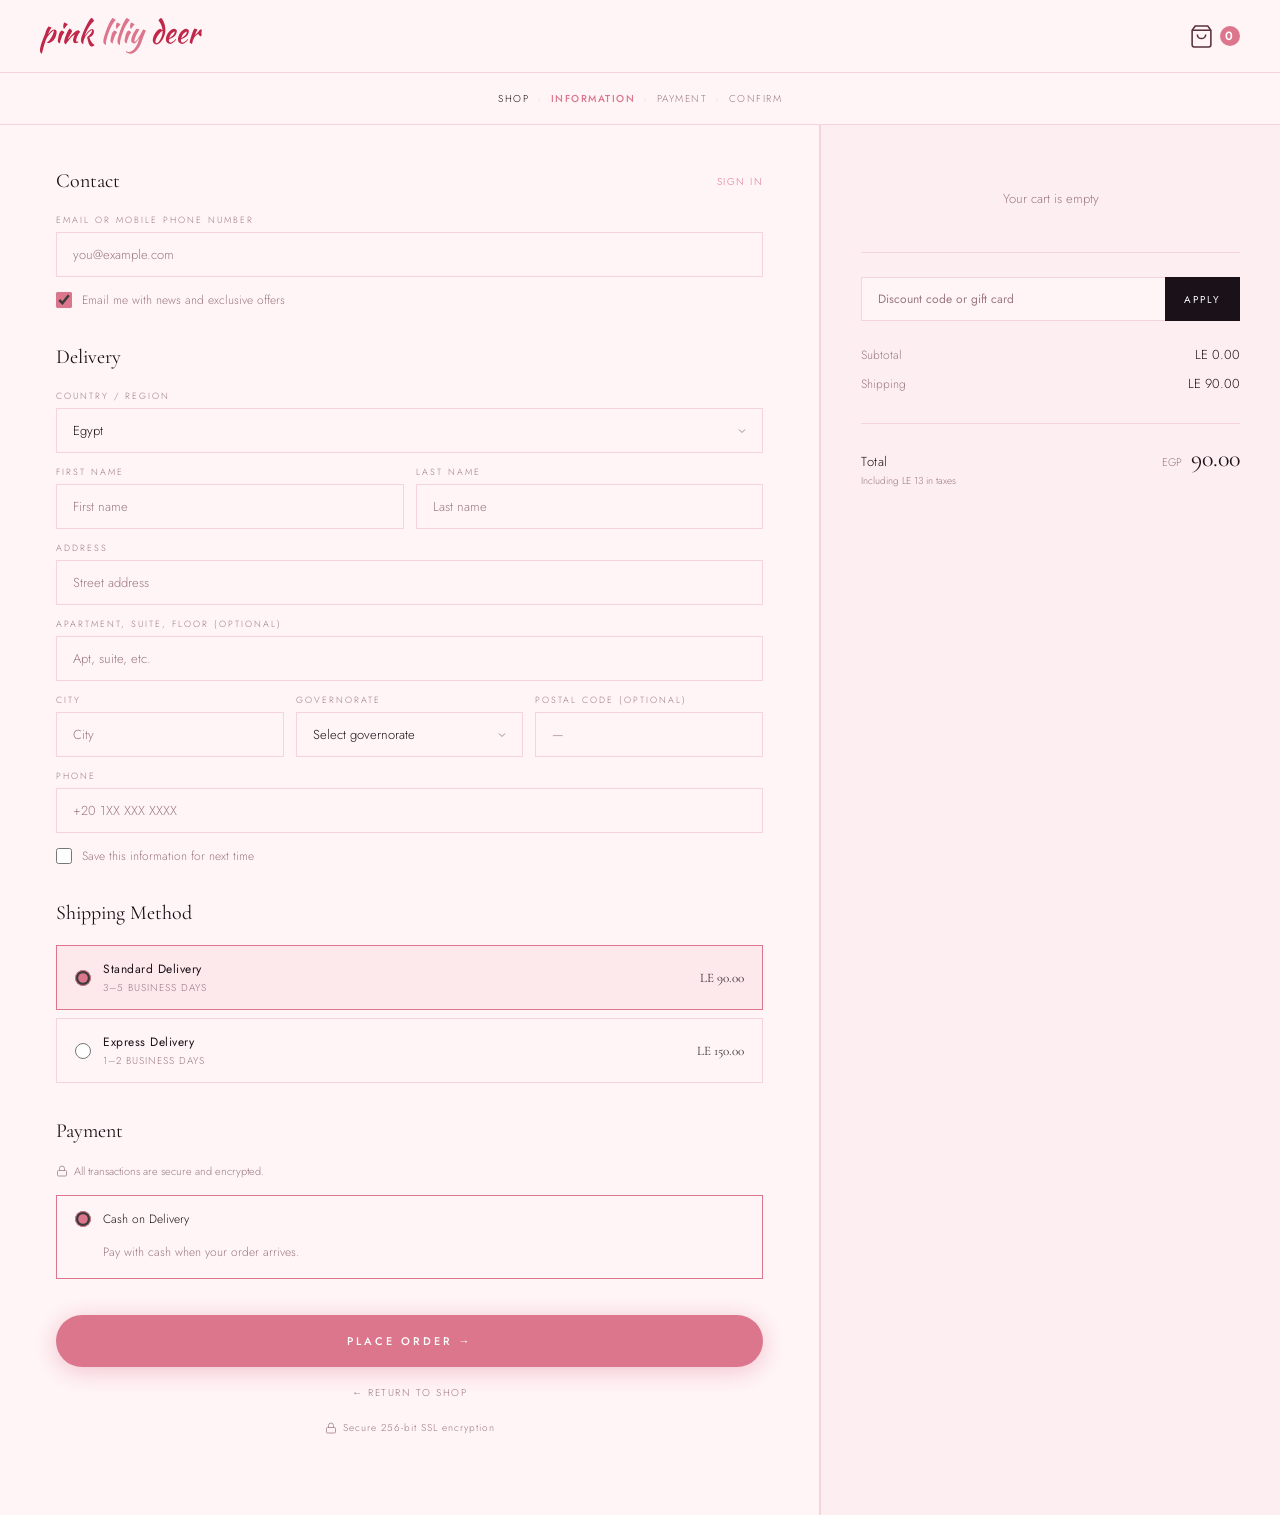
<file: lib/checkout.html>
<!DOCTYPE html>
<html lang="en" dir="ltr">
<head>
<meta charset="UTF-8">
<meta name="viewport" content="width=device-width, initial-scale=1.0">
<title>Checkout — Pink Liliy Deer</title>
<link href="https://fonts.googleapis.com/css2?family=Cormorant+Garamond:ital,wght@0,300;0,400;0,500;1,300;1,400&family=Jost:wght@300;400;500&display=swap" rel="stylesheet">
<style>
*{margin:0;padding:0;box-sizing:border-box}
:root{
  --cream:#fff5f7;--warm:#fdeef2;--blush:#f9c8d0;
  --dark:#1a1218;--mid:#5a3040;--muted:#9c7885;--border:#f5d5db;
  --accent:#dc768c;--accent-dark:#c0284a;--accent-light:#fde8ec;
  --serif:'Cormorant Garamond',Georgia,serif;--sans:'Jost',sans-serif;
}
html{scroll-behavior:smooth}
body{background:var(--cream);color:var(--dark);font-family:var(--sans);font-weight:300;min-height:100vh}

/* HEADER */
.co-header{display:flex;align-items:center;justify-content:space-between;padding:18px 40px;border-bottom:1px solid var(--border);background:var(--cream)}
.co-brand{font-family:var(--serif);font-size:22px;font-weight:400;color:var(--dark);text-decoration:none}
.co-cart-icon{background:none;border:none;cursor:pointer;color:var(--mid);display:flex;align-items:center;gap:6px;font-size:10px;letter-spacing:1.5px;text-transform:uppercase;font-family:var(--sans);transition:color .2s;position:relative}
.co-cart-icon:hover{color:var(--dark)}
.co-cart-badge{background:var(--accent);color:#fff;border-radius:50%;width:20px;height:20px;font-size:12px;display:flex;align-items:center;justify-content:center;font-weight:600}

/* BREADCRUMB */
.co-progress{display:flex;align-items:center;justify-content:center;gap:8px;padding:18px 40px;font-size:10px;letter-spacing:1.5px;text-transform:uppercase;color:var(--muted);font-family:var(--sans);border-bottom:1px solid var(--border)}
.co-progress .step{color:var(--muted)}
.co-progress .step.done{color:var(--dark)}
.co-progress .step.active{color:var(--accent);font-weight:500}
.co-progress .arrow{color:var(--border)}

/* LAYOUT */
.co-layout{display:grid;grid-template-columns:1fr 460px;min-height:calc(100vh - 130px)}

/* FORM COL */
.co-form-col{padding:44px 56px 80px;border-right:1px solid var(--border)}
.co-section{margin-bottom:36px}
.co-section-title{font-family:var(--serif);font-size:20px;font-weight:400;margin-bottom:20px;color:var(--dark)}
.co-section-head{display:flex;align-items:center;justify-content:space-between;margin-bottom:20px}
.co-section-head h2{font-family:var(--serif);font-size:20px;font-weight:400}
.co-section-head a{font-size:10px;letter-spacing:1.5px;text-transform:uppercase;color:var(--accent);text-decoration:none}

/* FORM ELEMENTS */
.field-group{display:grid;grid-template-columns:1fr 1fr;gap:12px}
.field-group.trio{grid-template-columns:1fr 1fr 1fr}
.field{position:relative;margin-bottom:12px}
.field-full{grid-column:1/-1}
.field label{display:block;font-size:9px;letter-spacing:2px;text-transform:uppercase;color:var(--muted);margin-bottom:6px;font-family:var(--sans)}
.field input,.field select,.field textarea{
  width:100%;padding:12px 16px;
  border:1px solid var(--border);background:var(--cream);
  font-size:13px;color:var(--dark);font-family:var(--sans);font-weight:300;
  outline:none;transition:border-color .2s,box-shadow .2s;
  appearance:none;-webkit-appearance:none;
}
.field input:focus,.field select:focus{border-color:var(--accent);box-shadow:0 0 0 3px rgba(220,118,140,.1)}
.field input::placeholder{color:var(--muted)}
.field select{background-image:url("data:image/svg+xml,%3Csvg xmlns='http://www.w3.org/2000/svg' width='12' height='12' viewBox='0 0 24 24' fill='none' stroke='%239c8790' stroke-width='2'%3E%3Cpath d='M6 9l6 6 6-6'/%3E%3C/svg%3E");background-repeat:no-repeat;background-position:right 14px center;padding-right:40px;cursor:pointer}
.field-error{font-size:10px;color:#c0284a;margin-top:4px;display:none;letter-spacing:.5px}
.field.has-error input,.field.has-error select{border-color:#c0284a}
.field.has-error .field-error{display:block}

.checkbox-row{display:flex;align-items:center;gap:10px;margin:14px 0;cursor:pointer}
.checkbox-row input[type=checkbox]{width:16px;height:16px;accent-color:var(--accent);cursor:pointer}
.checkbox-row span{font-size:12px;color:var(--muted)}

/* SHIPPING OPTIONS */
.ship-option{display:flex;align-items:center;justify-content:space-between;padding:14px 18px;border:1px solid var(--border);margin-bottom:8px;cursor:pointer;transition:border-color .2s,background .2s}
.ship-option:hover{border-color:var(--accent)}
.ship-option.selected{border-color:var(--accent);background:var(--accent-light)}
.ship-option-left{display:flex;align-items:center;gap:12px}
.ship-radio{width:16px;height:16px;accent-color:var(--accent)}
.ship-name{font-size:12px;color:var(--dark);font-weight:400;letter-spacing:.5px}
.ship-eta{font-size:10px;color:var(--muted);letter-spacing:1px;text-transform:uppercase;margin-top:2px}
.ship-price{font-size:13px;color:var(--dark);font-family:var(--serif)}
.ship-price.free{color:var(--accent);font-weight:400}

/* PAYMENT */
.pay-option{border:1px solid var(--border);margin-bottom:8px;transition:border-color .2s}
.pay-option.selected{border-color:var(--accent)}
.pay-option-head{display:flex;align-items:center;gap:12px;padding:14px 18px;cursor:pointer}
.pay-option-head input[type=radio]{width:16px;height:16px;accent-color:var(--accent)}
.pay-option-head label{font-size:12px;color:var(--dark);cursor:pointer;flex:1}
.pay-icons{display:flex;gap:6px}
.pay-icon-tag{background:var(--warm);border:0.5px solid var(--border);border-radius:3px;padding:3px 7px;font-size:8px;color:var(--muted)}
.pay-body{padding:0 18px 16px 46px;font-size:12px;color:var(--muted);line-height:1.7}
.card-fields{display:grid;gap:10px;margin-top:12px}
.card-field{padding:12px 16px;border:1px solid var(--border);background:var(--cream);font-size:13px;color:var(--dark);font-family:var(--sans);font-weight:300;outline:none;width:100%}
.card-field:focus{border-color:var(--accent)}
.card-row{display:grid;grid-template-columns:1fr 1fr;gap:10px}

/* PLACE ORDER */
.co-submit{margin-top:32px}
.btn-place-order{ border-radius: 50px; width:100%;padding:18px;background:var(--accent);color:#fff;border:none;cursor:pointer;font-size:11px;letter-spacing:3px;text-transform:uppercase;font-family:var(--sans);font-weight:500;transition:background .25s;box-shadow:0 4px 24px rgba(220,118,140,.4)}
.btn-place-order:hover{background:var(--accent-dark)}
.return-link{display:flex;align-items:center;justify-content:center;margin-top:18px;font-size:10px;letter-spacing:1.5px;text-transform:uppercase;color:var(--muted)}
.return-link a{color:var(--muted);text-decoration:none;display:flex;align-items:center;gap:6px;transition:color .2s}
.return-link a:hover{color:var(--dark)}
.secure-note{text-align:center;font-size:10px;color:var(--muted);margin-top:20px;letter-spacing:1px;display:flex;align-items:center;justify-content:center;gap:6px}

/* SUMMARY COL */
.co-summary-col{background:var(--warm);padding:44px 40px;border-left:1px solid var(--border)}
.summary-items{border-bottom:1px solid var(--border);padding-bottom:24px;margin-bottom:24px}
.s-item{display:flex;gap:16px;margin-bottom:20px}
.s-item:last-child{margin-bottom:0}
.s-item-img{width:64px;height:80px;flex-shrink:0;overflow:hidden;background:var(--cream);position:relative;border:1px solid var(--border)}
.s-item-img img{width:100%;height:100%;object-fit:cover;display:block}
.s-item-qty{position:absolute;top:-6px;right:-6px;background:var(--mid);color:#fff;border-radius:50%;width:18px;height:18px;font-size:10px;display:flex;align-items:center;justify-content:center;font-weight:600}
.s-item-info{flex:1}
.s-item-name{font-family:var(--serif);font-size:14px;margin-bottom:3px;line-height:1.3}
.s-item-meta{font-size:10px;color:var(--muted);letter-spacing:1px;text-transform:uppercase;margin-bottom:4px}
.s-item-price{font-size:14px;color:var(--dark);font-family:var(--serif)}

/* DISCOUNT */
.discount-row{display:flex;gap:0;margin-bottom:24px}
.discount-input{flex:1;padding:12px 16px;border:1px solid var(--border);border-right:none;background:var(--cream);font-size:12px;font-family:var(--sans);color:var(--dark);outline:none;transition:border-color .2s}
.discount-input:focus{border-color:var(--accent)}
.discount-input::placeholder{color:var(--muted)}
.discount-btn{padding:12px 18px;background:var(--dark);color:#fff;border:1px solid var(--dark);font-size:10px;letter-spacing:2px;text-transform:uppercase;font-family:var(--sans);cursor:pointer;transition:background .2s;white-space:nowrap}
.discount-btn:hover{background:var(--mid)}

/* TOTALS */
.summary-lines{border-bottom:1px solid var(--border);padding-bottom:20px;margin-bottom:20px}
.s-line{display:flex;justify-content:space-between;align-items:center;margin-bottom:10px}
.s-line-label{font-size:12px;color:var(--muted)}
.s-line-val{font-size:13px;color:var(--dark)}
.s-line-val.free{color:var(--accent)}
.s-total{display:flex;justify-content:space-between;align-items:baseline}
.s-total-label{font-size:13px;color:var(--dark);letter-spacing:.5px}
.s-total-sub{font-size:10px;color:var(--muted);margin-top:2px}
.s-total-right{text-align:right}
.s-total-currency{font-size:11px;color:var(--muted);margin-right:4px}
.s-total-amount{font-family:var(--serif);font-size:24px;font-weight:400;color:var(--dark)}
.s-tax-note{font-size:10px;color:var(--muted);margin-top:12px;text-align:right}
.brand{
  font-family:var(--serif);font-size:22px;font-weight:400;
  letter-spacing:1px;color:var(--dark);text-decoration:none;
  white-space:nowrap;
}
.brand img{height:36px;width:auto;display:block}
@media(max-width:900px){
  .brand img{height:24px}
}
/* SUCCESS OVERLAY */
.success-overlay{position:fixed;inset:0;background:rgba(26,22,18,.5);z-index:500;display:none;align-items:center;justify-content:center}
.success-overlay.show{display:flex}
.success-box{background:var(--cream);padding:60px 52px;max-width:480px;width:90%;text-align:center}
.success-icon{font-size:40px;color:var(--accent);margin-bottom:20px}
.success-title{font-family:var(--serif);font-size:32px;font-weight:300;margin-bottom:14px}
.success-msg{font-size:13px;color:var(--muted);line-height:1.8;margin-bottom:32px}
.success-order{font-size:11px;letter-spacing:2px;text-transform:uppercase;color:var(--accent);margin-bottom:32px;font-family:var(--sans)}
.btn-continue-shop{display:inline-flex;align-items:center;gap:10px;background:var(--accent);color:#fff;padding:14px 36px;text-decoration:none;font-size:10px;letter-spacing:3px;text-transform:uppercase;font-family:var(--sans);font-weight:500;transition:background .25s;box-shadow:0 4px 20px rgba(220,118,140,.35)}
.btn-continue-shop:hover{background:var(--accent-dark)}

/* TOAST */
.toast{position:fixed;bottom:30px;left:50%;transform:translateX(-50%) translateY(20px);background:var(--accent);color:#fff;padding:12px 28px;border-radius:30px;font-size:10px;letter-spacing:2.5px;text-transform:uppercase;font-family:var(--sans);font-weight:500;opacity:0;pointer-events:none;transition:all .3s;z-index:300;box-shadow:0 8px 30px rgba(220,118,140,.5);white-space:nowrap}
.toast.show{opacity:1;transform:translateX(-50%) translateY(0)}

@media(max-width:960px){
  .co-header{padding:16px 20px}
  .co-progress{padding:12px 20px;gap:5px}
  .co-layout{grid-template-columns:1fr}
  .co-summary-col{order:-1;border-left:none;border-bottom:1px solid var(--border);padding:28px 20px}
  .co-form-col{padding:32px 20px 60px}
  .field-group.trio{grid-template-columns:1fr 1fr}
}
</style>
</head>
<body>

<!-- Header -->
<header class="co-header">
  <a href="index.html" class="brand"><img src="img/logo2.svg" alt="Pink Liliy Deer"></a>
  <button class="co-cart-icon" onclick="showToast('Update your cart from the shop')">
    <svg width="25" height="25" fill="none" stroke="currentColor" stroke-width="1.5" viewBox="0 0 24 24"><path d="M6 2 3 6v14a2 2 0 002 2h14a2 2 0 002-2V6l-3-4z"/><line x1="3" y1="6" x2="21" y2="6"/><path d="M16 10a4 4 0 01-8 0"/></svg>
    <span class="co-cart-badge" id="coCartCount">0</span>
  </button>
</header>

<!-- Progress -->
<div class="co-progress">
  <span class="step done"><a href="index.html" style="color:inherit;text-decoration:none">Shop</a></span>
  <span class="arrow">›</span>
  <span class="step active">Information</span>
  <span class="arrow">›</span>
  <span class="step">Payment</span>
  <span class="arrow">›</span>
  <span class="step">Confirm</span>
</div>

<div class="co-layout">

  <!-- FORM -->
  <div class="co-form-col">

    <!-- Contact -->
    <div class="co-section">
      <div class="co-section-head">
        <h2>Contact</h2>
        <a href="#">Sign in</a>
      </div>
      <div class="field">
        <label>Email or mobile phone number</label>
        <input type="email" id="fEmail" placeholder="you@example.com">
        <div class="field-error">Please enter a valid email</div>
      </div>
      <label class="checkbox-row">
        <input type="checkbox" checked>
        <span>Email me with news and exclusive offers</span>
      </label>
    </div>

    <!-- Delivery -->
    <div class="co-section">
      <h2 class="co-section-title">Delivery</h2>

      <div class="field">
        <label>Country / Region</label>
        <select id="fCountry">
          <option value="EG" selected>Egypt</option>
          <option value="SA">Saudi Arabia</option>
          <option value="AE">United Arab Emirates</option>
          <option value="KW">Kuwait</option>
          <option value="QA">Qatar</option>
          <option value="BH">Bahrain</option>
          <option value="OM">Oman</option>
          <option value="JO">Jordan</option>
          <option value="LB">Lebanon</option>
        </select>
      </div>

      <div class="field-group">
        <div class="field">
          <label>First name</label>
          <input type="text" id="fFirstName" placeholder="First name">
          <div class="field-error">Required</div>
        </div>
        <div class="field">
          <label>Last name</label>
          <input type="text" id="fLastName" placeholder="Last name">
          <div class="field-error">Required</div>
        </div>
      </div>

      <div class="field">
        <label>Address</label>
        <input type="text" id="fAddress" placeholder="Street address">
        <div class="field-error">Required</div>
      </div>

      <div class="field">
        <label>Apartment, suite, floor (optional)</label>
        <input type="text" id="fAddress2" placeholder="Apt, suite, etc.">
      </div>

      <div class="field-group trio">
        <div class="field">
          <label>City</label>
          <input type="text" id="fCity" placeholder="City">
          <div class="field-error">Required</div>
        </div>
        <div class="field">
          <label>Governorate</label>
          <select id="fGov">
            <option value="">Select governorate</option>
            <option>Cairo</option>
            <option>Alexandria</option>
            <option>Giza</option>
            <option>Qalyubia</option>
            <option>Sharqia</option>
            <option>Dakahlia</option>
            <option>Gharbia</option>
            <option>Beheira</option>
            <option>Monufia</option>
            <option>Kafr El Sheikh</option>
            <option>Damietta</option>
            <option>Port Said</option>
            <option>Ismailia</option>
            <option>Suez</option>
            <option>Faiyum</option>
            <option>Beni Suef</option>
            <option>Minya</option>
            <option>Asyut</option>
            <option>Sohag</option>
            <option>Qena</option>
            <option>Luxor</option>
            <option>Aswan</option>
            <option>Red Sea</option>
            <option>North Sinai</option>
            <option>South Sinai</option>
            <option>New Valley</option>
            <option>Matrouh</option>
          </select>
          <div class="field-error">Required</div>
        </div>
        <div class="field">
          <label>Postal code (optional)</label>
          <input type="text" id="fPostal" placeholder="—">
        </div>
      </div>

      <div class="field">
        <label>Phone</label>
        <input type="tel" id="fPhone" placeholder="+20 1XX XXX XXXX">
        <div class="field-error">Required</div>
      </div>

      <label class="checkbox-row">
        <input type="checkbox" id="fSaveInfo">
        <span>Save this information for next time</span>
      </label>
    </div>

    <!-- Shipping Method -->
    <div class="co-section">
      <h2 class="co-section-title">Shipping Method</h2>
      <div class="ship-option selected" id="ship-standard" onclick="selectShipping('standard',90,this)">
        <div class="ship-option-left">
          <input class="ship-radio" type="radio" name="shipping" checked>
          <div class="ship-info">
            <div class="ship-name">Standard Delivery</div>
            <div class="ship-eta">3–5 business days</div>
          </div>
        </div>
        <div class="ship-price">LE 90.00</div>
      </div>
      <div class="ship-option" id="ship-express" onclick="selectShipping('express',150,this)">
        <div class="ship-option-left">
          <input class="ship-radio" type="radio" name="shipping">
          <div class="ship-info">
            <div class="ship-name">Express Delivery</div>
            <div class="ship-eta">1–2 business days</div>
          </div>
        </div>
        <div class="ship-price">LE 150.00</div>
      </div>
    </div>

    <!-- Payment -->
    <div class="co-section">
      <h2 class="co-section-title">Payment</h2>
      <p style="font-size:11px;color:var(--muted);margin-bottom:16px;display:flex;align-items:center;gap:6px">
        <svg width="12" height="12" fill="none" stroke="currentColor" stroke-width="1.5" viewBox="0 0 24 24"><rect x="3" y="11" width="18" height="11" rx="2"/><path d="M7 11V7a5 5 0 0110 0v4"/></svg>
        All transactions are secure and encrypted.
      </p>

      <div class="pay-option selected" id="pay-cod">
        <div class="pay-option-head" onclick="selectPayment('cod')">
          <input type="radio" name="payment" value="cod" checked>
          <label>Cash on Delivery</label>
        </div>
        <div class="pay-body">Pay with cash when your order arrives.</div>
      </div>

    </div>

    <!-- Submit -->
    <div class="co-submit">
      <button class="btn-place-order" onclick="placeOrder()">Place Order →</button>
      <div class="return-link">
        <a href="index.html">← Return to shop</a>
      </div>
      <div class="secure-note">
        <svg width="12" height="12" fill="none" stroke="currentColor" stroke-width="1.5" viewBox="0 0 24 24"><rect x="3" y="11" width="18" height="11" rx="2"/><path d="M7 11V7a5 5 0 0110 0v4"/></svg>
        Secure 256-bit SSL encryption
      </div>
    </div>

  </div><!-- /form-col -->

  <!-- SUMMARY -->
  <div class="co-summary-col">
    <div class="summary-items" id="summaryItems">
      <div style="font-size:13px;color:var(--muted);padding:20px 0;text-align:center">Your cart is empty</div>
    </div>

    <div class="discount-row">
      <input class="discount-input" type="text" id="discountInput" placeholder="Discount code or gift card">
      <button class="discount-btn" onclick="applyDiscount()">Apply</button>
    </div>

    <div class="summary-lines">
      <div class="s-line">
        <span class="s-line-label">Subtotal</span>
        <span class="s-line-val" id="sumSubtotal">LE 0.00</span>
      </div>
      <div class="s-line">
        <span class="s-line-label">Shipping</span>
        <span class="s-line-val" id="sumShipping">LE 90.00</span>
      </div>
      <div class="s-line" id="discountLine" style="display:none">
        <span class="s-line-label">Discount</span>
        <span class="s-line-val free" id="sumDiscount">−LE 0.00</span>
      </div>
    </div>

    <div class="s-total">
      <div>
        <div class="s-total-label">Total</div>
        <div class="s-total-sub" id="taxNote">Including LE 0 in taxes</div>
      </div>
      <div class="s-total-right">
        <span class="s-total-currency">EGP</span>
        <span class="s-total-amount" id="sumTotal">0.00</span>
      </div>
    </div>

  </div><!-- /summary-col -->

</div><!-- /layout -->

<!-- Success Overlay -->
<div class="success-overlay" id="successOverlay">
  <div class="success-box">
    <div class="success-icon">✦</div>
    <h2 class="success-title">Order Placed!</h2>
    <p class="success-msg">Thank you for shopping with Pink Liliy Deer. We'll send you a confirmation and tracking details shortly.</p>
    <div class="success-order" id="successOrderNum">Order #PLD-000000</div>
    <a href="index.html" class="btn-continue-shop">Continue Shopping →</a>
  </div>
</div>

<div class="toast" id="toast"></div>

<script>
const CART_KEY = 'pld_cart';
const FREE_SHIP = 2000;
const IS_BUYNOW = new URLSearchParams(location.search).get('mode') === 'buynow';
let shippingFee = 90;
let paymentMethod = 'cod';
let discountAmount = 0;

function getCart(){return JSON.parse(localStorage.getItem(CART_KEY)||'[]')}
function saveCart(c){localStorage.setItem(CART_KEY,JSON.stringify(c))}
function cartSubtotal(c){return c.reduce((s,i)=>s+i.price*i.qty,0)}
function getCheckoutItems(){
  if(IS_BUYNOW){
    const item=JSON.parse(sessionStorage.getItem('pld_buynow')||'null');
    return item?[item]:[];
  }
  return getCart();
}

function renderSummary(){
  const cart=getCheckoutItems();
  const sub=cartSubtotal(cart);
  document.getElementById('coCartCount').textContent=cart.reduce((s,i)=>s+i.qty,0);

  if(!cart.length){
    document.getElementById('summaryItems').innerHTML='<div style="font-size:13px;color:var(--muted);padding:20px 0;text-align:center">Your cart is empty</div>';
  } else {
    document.getElementById('summaryItems').innerHTML=cart.map(item=>`
      <div class="s-item">
        <div class="s-item-img">
          <img src="${item.img}" alt="${item.name}">
          <span class="s-item-qty">${item.qty}</span>
        </div>
        <div class="s-item-info">
          <div class="s-item-name">${item.name}</div>
          <div class="s-item-meta">Size: ${item.size}${item.color?` &middot; Color: <span style="display:inline-block;width:9px;height:9px;border-radius:50%;background:${item.color};vertical-align:middle;border:1px solid var(--border)"></span>`:''}</div>
          <div class="s-item-price">LE ${(item.price*item.qty).toLocaleString()}.00</div>
        </div>
      </div>
    `).join('');
  }

  const actualShipping = sub >= FREE_SHIP ? 0 : shippingFee;
  const total = sub + actualShipping - discountAmount;
  const taxes = Math.round(total * 0.14);

  document.getElementById('sumSubtotal').textContent=`LE ${sub.toLocaleString()}.00`;

  const shipEl = document.getElementById('sumShipping');
  if(sub >= FREE_SHIP){
    shipEl.textContent='Free';
    shipEl.className='s-line-val free';
  } else {
    shipEl.textContent=`LE ${actualShipping.toLocaleString()}.00`;
    shipEl.className='s-line-val';
  }

  document.getElementById('sumTotal').textContent=`${total.toLocaleString()}.00`;
  document.getElementById('taxNote').textContent=`Including LE ${taxes.toLocaleString()} in taxes`;
}

function selectShipping(type, fee, el){
  shippingFee = fee;
  document.querySelectorAll('.ship-option').forEach(o=>o.classList.remove('selected'));
  document.querySelectorAll('.ship-radio').forEach(r=>r.checked=false);
  el.classList.add('selected');
  el.querySelector('.ship-radio').checked=true;
  renderSummary();
}

function selectPayment(type){
  paymentMethod=type;
  document.querySelectorAll('.pay-option').forEach(o=>o.classList.remove('selected'));
  document.getElementById('pay-'+type).classList.add('selected');
  document.querySelectorAll('.pay-option input[type=radio]').forEach(r=>r.checked=false);
  document.getElementById('pay-'+type).querySelector('input[type=radio]').checked=true;
  const cardBody=document.getElementById('cardBody');
  if(cardBody) cardBody.style.display = type==='card'?'block':'none';
}

function applyDiscount(){
  const code=document.getElementById('discountInput').value.trim().toUpperCase();
  if(code==='SUMMER10'){
    const sub=cartSubtotal(getCart());
    discountAmount=Math.round(sub*0.1);
    document.getElementById('discountLine').style.display='flex';
    document.getElementById('sumDiscount').textContent=`−LE ${discountAmount.toLocaleString()}.00`;
    renderSummary();
    showToast('10% discount applied ✦');
  } else if(code==='WELCOME'){
    discountAmount=200;
    document.getElementById('discountLine').style.display='flex';
    document.getElementById('sumDiscount').textContent=`−LE 200.00`;
    renderSummary();
    showToast('LE 200 discount applied ✦');
  } else if(code){
    showToast('Invalid discount code');
  }
}

function formatCard(el){
  let v=el.value.replace(/\D/g,'').slice(0,16);
  el.value=v.match(/.{1,4}/g)?.join(' ')||v;
}

function formatExpiry(el){
  let v=el.value.replace(/\D/g,'').slice(0,4);
  if(v.length>=3) v=v.slice(0,2)+' / '+v.slice(2);
  el.value=v;
}

function validateForm(){
  let valid=true;
  const required=[
    {id:'fEmail',type:'email'},
    {id:'fFirstName',type:'text'},
    {id:'fLastName',type:'text'},
    {id:'fAddress',type:'text'},
    {id:'fCity',type:'text'},
    {id:'fGov',type:'select'},
    {id:'fPhone',type:'text'},
  ];
  required.forEach(f=>{
    const el=document.getElementById(f.id);
    const wrapper=el.closest('.field');
    const val=el.value.trim();
    let ok=true;
    if(!val){ok=false;}
    else if(f.type==='email'&&!/^[^\s@]+@[^\s@]+\.[^\s@]+$/.test(val)&&!/^\+?\d{8,}$/.test(val)){ok=false;}
    if(wrapper){
      wrapper.classList.toggle('has-error',!ok);
    }
    if(!ok) valid=false;
  });
  return valid;
}

// Orders are sent to a Google Apps Script web app (see apps-script/Code.gs)
const ORDERS_URL = 'https://script.google.com/macros/s/AKfycbwOFL_tBYemeMcHXVtvcRh8dneOWmyY16p_R3hBhjaTJc31RgOSnH21F3hAT4GohOgHsg/exec';

function showSuccess(orderNum){
  if(IS_BUYNOW) sessionStorage.removeItem('pld_buynow');
  else saveCart([]);
  document.getElementById('successOrderNum').textContent = 'Order #' + orderNum;
  document.getElementById('successOverlay').classList.add('show');
  document.body.style.overflow = 'hidden';
}

function placeOrder(){
  if(!getCheckoutItems().length){showToast('Your cart is empty');return;}
  if(!validateForm()){showToast('Please fill all required fields');return;}

  const cart       = getCheckoutItems();
  const orderNum   = 'PLD-' + Date.now().toString().slice(-6);
  const orderDate  = new Date().toLocaleDateString('en-GB',{day:'2-digit',month:'long',year:'numeric',hour:'2-digit',minute:'2-digit'});
  const sub        = cartSubtotal(cart);
  const actualShip = sub >= FREE_SHIP ? 0 : shippingFee;
  const total      = sub + actualShip - discountAmount;

  const f = id => document.getElementById(id).value.trim();
  const order = {
    type:             'order',
    order_num:        orderNum,
    order_date:       orderDate,
    customer_name:    f('fFirstName') + ' ' + f('fLastName'),
    customer_email:   f('fEmail'),
    customer_phone:   f('fPhone'),
    customer_address: f('fAddress') + (f('fAddress2') ? ', ' + f('fAddress2') : ''),
    customer_city:    f('fCity'),
    customer_gov:     document.getElementById('fGov').value,
    items:            cart.map(i => ({name:i.name,size:i.size,color:i.color||'',qty:i.qty,price:i.price,img:i.img})),
    subtotal:         'LE ' + sub.toLocaleString() + '.00',
    shipping:         actualShip === 0 ? 'Free' : 'LE ' + actualShip.toLocaleString() + '.00',
    total:            'LE ' + total.toLocaleString() + '.00',
    payment_method:   paymentMethod === 'cod' ? 'Cash on Delivery' : 'Credit / Debit Card',
  };

  const btn = document.querySelector('.btn-place-order');
  btn.textContent = 'Placing Order...';
  btn.disabled = true;

  // text/plain avoids a CORS preflight; the response is opaque so the order is confirmed regardless
  fetch(ORDERS_URL, {method:'POST', mode:'no-cors', headers:{'Content-Type':'text/plain;charset=utf-8'}, body:JSON.stringify(order)})
    .catch(err => console.error('Order email error:', err))
    .finally(() => {
      showSuccess(orderNum);
      btn.textContent = 'Place Order →';
      btn.disabled = false;
    });
}

// Clear errors on input
document.addEventListener('input',function(e){
  const field=e.target.closest('.field');
  if(field&&field.classList.contains('has-error')) field.classList.remove('has-error');
});

let toastTimer;
function showToast(msg){const t=document.getElementById('toast');t.textContent=msg;t.classList.add('show');clearTimeout(toastTimer);toastTimer=setTimeout(()=>t.classList.remove('show'),2600)}

renderSummary();
</script>
</body>
</html>
</file>
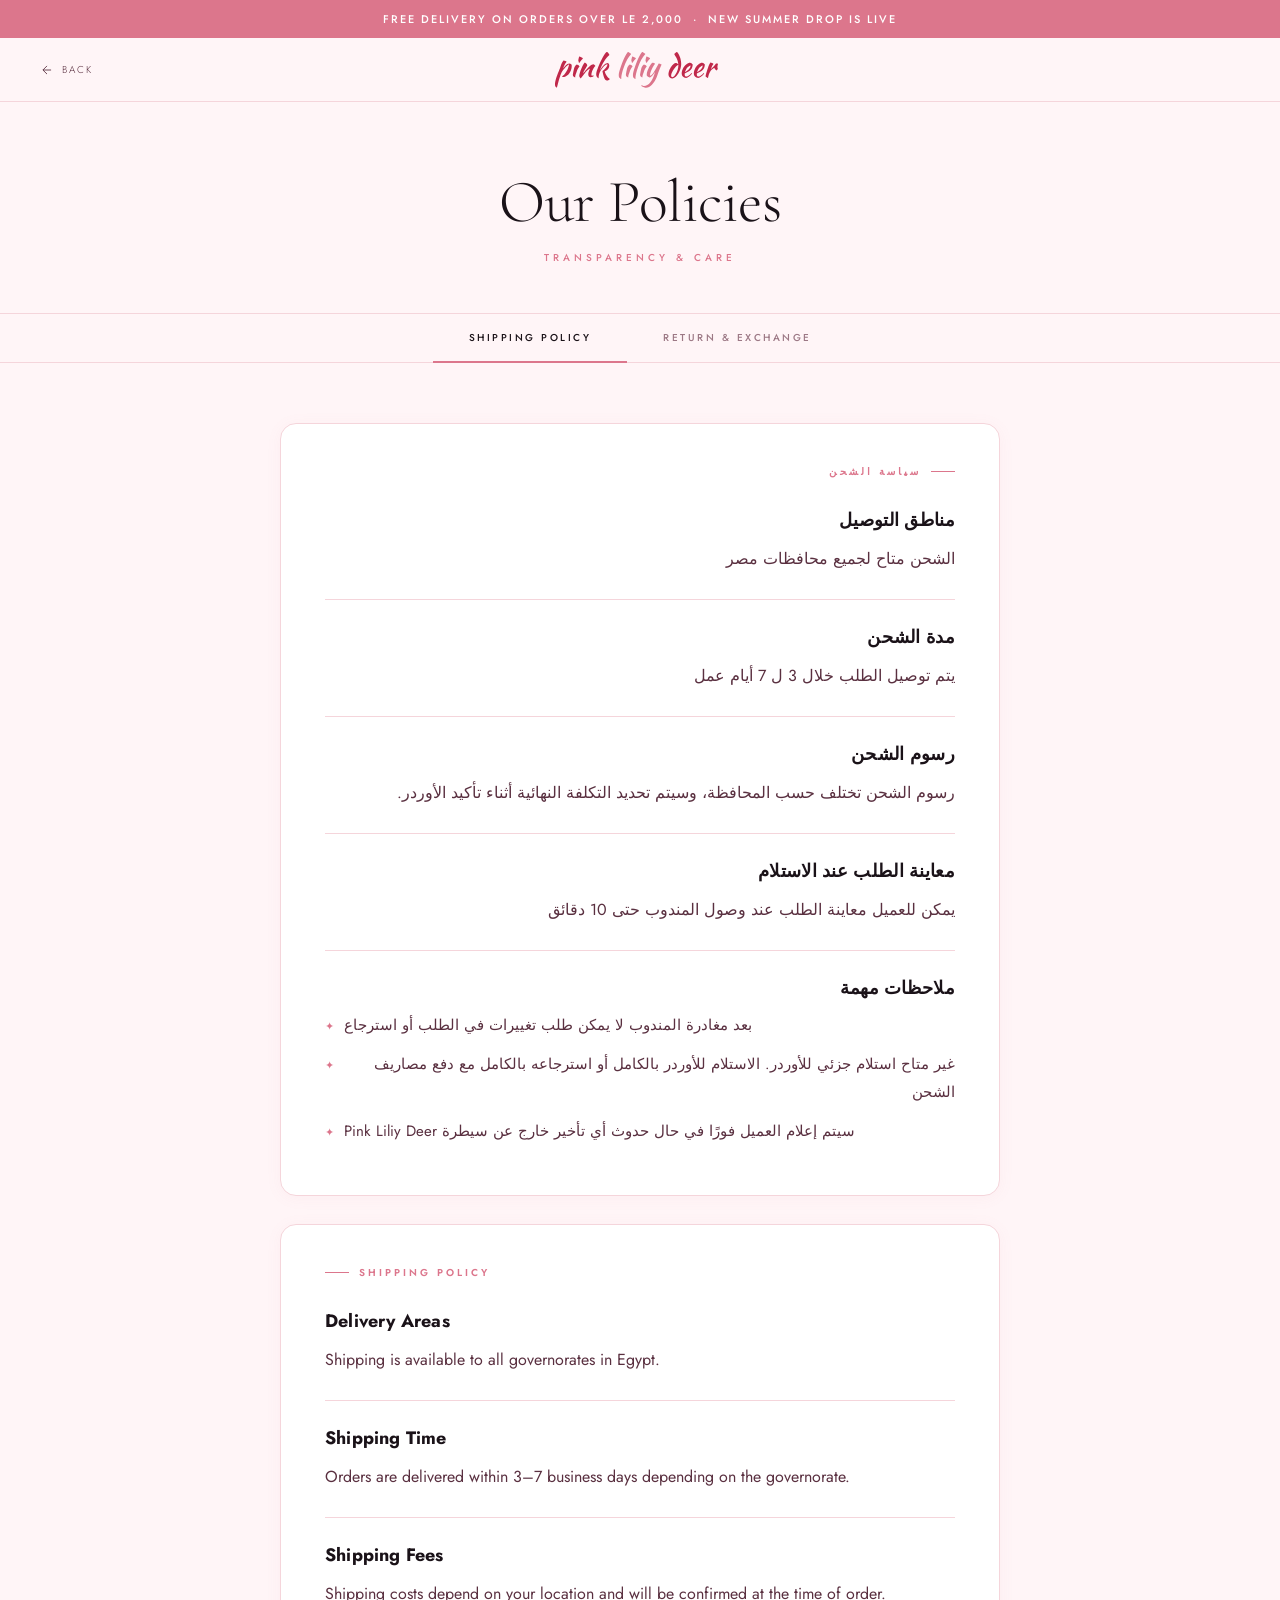
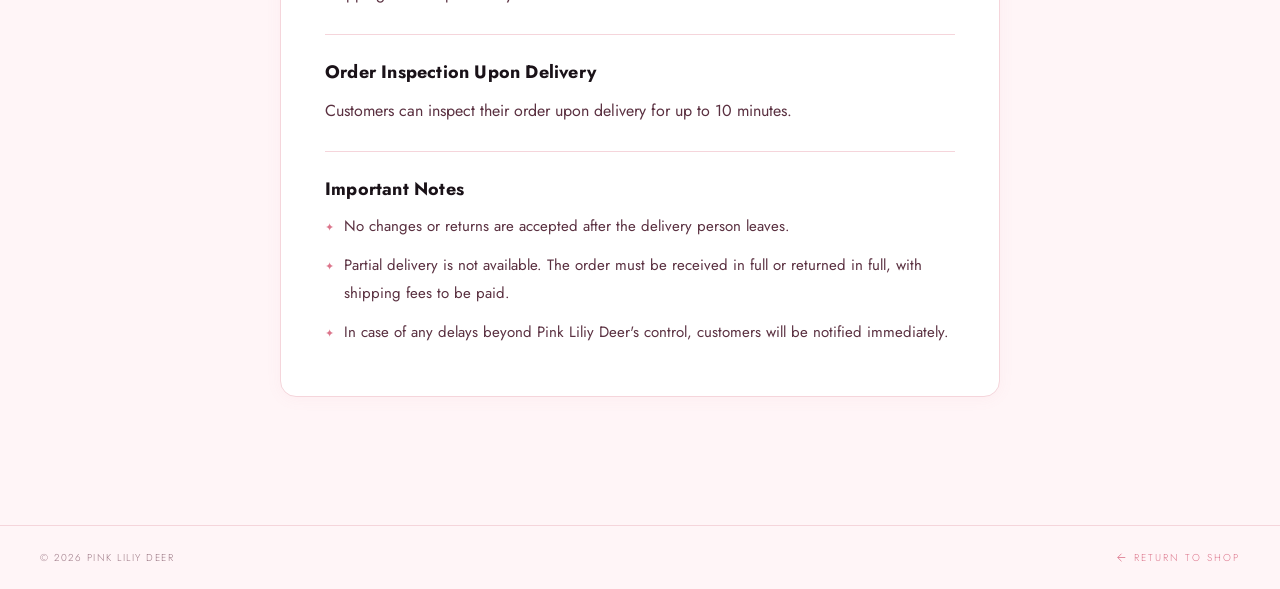
<file: lib/policy.html>
<!DOCTYPE html>
<html lang="en">
<head>
<meta charset="UTF-8">
<meta name="viewport" content="width=device-width, initial-scale=1.0">
<title>Policies — Pink Liliy Deer</title>
<link href="https://fonts.googleapis.com/css2?family=Cormorant+Garamond:ital,wght@0,300;0,400;0,500;1,300;1,400&family=Jost:wght@300;400;500&display=swap" rel="stylesheet">
<style>
*{margin:0;padding:0;box-sizing:border-box}
:root{
  --cream:#fff5f7;--warm:#fdeef2;--blush:#f9c8d0;
  --dark:#1a1218;--mid:#5a3040;--muted:#9c7885;--border:#f5d5db;
  --accent:#dc768c;--accent-dark:#c0284a;--accent-light:#fde8ec;
  --serif:'Cormorant Garamond',Georgia,serif;--sans:'Jost',sans-serif;
}
html{scroll-behavior:smooth}
body{background:var(--cream);color:var(--dark);font-family:var(--sans);font-weight:300;min-height:100vh}

/* ── NAV ── */
.announce{background:var(--accent);color:#fff;text-align:center;padding:11px;font-size:11px;letter-spacing:2px;text-transform:uppercase;font-family:var(--sans);font-weight:500}
nav{position:sticky;top:0;z-index:100;background:var(--cream);border-bottom:1px solid var(--border);padding:0 40px;display:flex;align-items:center;justify-content:space-between;height:64px}
.brand img{height:36px;width:auto;display:block}
.back-link{display:flex;align-items:center;gap:8px;font-size:10px;letter-spacing:2px;text-transform:uppercase;color:var(--mid);text-decoration:none;font-family:var(--sans);transition:color .2s}
.back-link:hover{color:var(--dark)}
.nav-placeholder{width:60px}

/* ── PAGE HEADER ── */
.page-header{
  text-align:center;padding:64px 40px 48px;
  border-bottom:1px solid var(--border);
  background:var(--cream);
}
.page-title{
  font-family:var(--serif);font-size:clamp(38px,5vw,60px);
  font-weight:300;color:var(--dark);letter-spacing:-0.5px;
  margin-bottom:12px;
}
.page-subtitle{
  font-size:10px;letter-spacing:4px;text-transform:uppercase;
  color:var(--accent);font-family:var(--sans);font-weight:500;
}

/* ── TAB NAV ── */
.tab-nav{
  display:flex;justify-content:center;gap:0;
  border-bottom:1px solid var(--border);
  background:var(--cream);
  position:sticky;top:64px;z-index:90;
}
.tab-btn{
  padding:16px 36px;font-size:10px;letter-spacing:2.5px;text-transform:uppercase;
  font-family:var(--sans);font-weight:500;
  color:var(--muted);background:none;border:none;cursor:pointer;
  border-bottom:2px solid transparent;margin-bottom:-1px;
  transition:color .2s,border-color .2s;
}
.tab-btn.active{color:var(--dark);border-bottom-color:var(--accent)}
.tab-btn:hover{color:var(--dark)}

/* ── CONTENT WRAPPER ── */
.policy-content{max-width:800px;margin:0 auto;padding:60px 40px 100px}

/* Tab sections */
.tab-section{display:none}
.tab-section.active{display:block}

/* ── LANG BLOCK ── */
.lang-block{
  margin-bottom:28px;
  padding:40px 44px;
  background:#fff;
  border-radius:16px;
  border:1px solid var(--border);
  box-shadow:0 2px 16px rgba(220,118,140,0.06);
}
.lang-label{
  font-size:10px;letter-spacing:3px;text-transform:uppercase;
  color:var(--accent);font-family:var(--sans);font-weight:600;
  margin-bottom:28px;
  display:flex;align-items:center;gap:10px;
}
.lang-label::before{content:'';width:24px;height:1px;background:var(--accent)}

/* ── ARABIC BLOCK ── */
.lang-ar{direction:rtl;text-align:right}
.lang-ar .policy-item{
  padding-bottom:24px;margin-bottom:24px;
  border-bottom:1px solid var(--border);
}
.lang-ar .policy-item:last-child{padding-bottom:0;margin-bottom:0;border-bottom:none}
.lang-ar .policy-item-title{
  font-weight:700;font-size:18px;color:var(--dark);
  font-family:var(--sans);margin-bottom:10px;letter-spacing:0.3px;
}
.lang-ar .policy-item-body{
  font-size:16px;color:var(--mid);line-height:2;font-family:var(--sans);font-weight:400;
}
.lang-ar .policy-note{
  display:flex;justify-content:flex-end;gap:10px;
  margin-bottom:10px;font-size:15px;color:var(--mid);line-height:1.9;font-family:var(--sans);font-weight:400;
}
.lang-ar .policy-note::after{content:'✦';color:var(--accent);font-size:11px;flex-shrink:0;margin-top:5px}

/* ── ENGLISH BLOCK ── */
.lang-en{}
.lang-en .policy-item{
  padding-bottom:24px;margin-bottom:24px;
  border-bottom:1px solid var(--border);
}
.lang-en .policy-item:last-child{padding-bottom:0;margin-bottom:0;border-bottom:none}
.lang-en .policy-item-title{
  font-weight:700;font-size:18px;color:var(--dark);
  font-family:var(--sans);margin-bottom:10px;letter-spacing:0.2px;
}
.lang-en .policy-item-body{
  font-size:16px;color:var(--mid);line-height:2;font-family:var(--sans);font-weight:400;
}
.lang-en .policy-note{
  display:flex;gap:10px;
  margin-bottom:10px;font-size:15px;color:var(--mid);line-height:1.9;font-family:var(--sans);font-weight:400;
}
.lang-en .policy-note::before{content:'✦';color:var(--accent);font-size:11px;flex-shrink:0;margin-top:5px}

/* ── FOOTER ── */
.policy-footer{
  border-top:1px solid var(--border);padding:24px 40px;
  display:flex;align-items:center;justify-content:space-between;
  background:var(--cream);
}
.policy-footer-copy{font-size:10px;letter-spacing:1.5px;text-transform:uppercase;color:var(--muted)}
.policy-footer-back{
  font-size:10px;letter-spacing:2px;text-transform:uppercase;
  color:var(--accent);text-decoration:none;transition:color .2s;
  display:flex;align-items:center;gap:6px;
}
.policy-footer-back:hover{color:var(--accent-dark)}

@media(max-width:768px){
  nav{padding:0 20px}
  .brand img{height:26px}
  .tab-btn{padding:14px 18px;font-size:9px}
  .page-header{padding:40px 20px 32px}
  .policy-content{padding:32px 16px 80px}
  .lang-block{padding:20px}
  .policy-footer{padding:20px}
}
</style>
</head>
<body>

<div class="announce">Free delivery on orders over LE 2,000 &nbsp;·&nbsp; New summer drop is live</div>

<nav>
  <a href="index.html" class="back-link">
    <svg width="14" height="14" fill="none" stroke="currentColor" stroke-width="1.5" viewBox="0 0 24 24"><path d="M19 12H5M12 5l-7 7 7 7"/></svg>
    Back
  </a>
  <a href="index.html" class="brand"><img src="img/logo2.svg" alt="Pink Liliy Deer"></a>
  <div class="nav-placeholder"></div>
</nav>

<!-- Page Header -->
<div class="page-header">
  <h1 class="page-title">Our Policies</h1>
  <div class="page-subtitle">Transparency &amp; Care</div>
</div>

<!-- Tab Navigation -->
<div class="tab-nav">
  <button type="button" class="tab-btn active" onclick="switchTab('shipping',this)">Shipping Policy</button>
  <button type="button" class="tab-btn" onclick="switchTab('returns',this)">Return &amp; Exchange</button>
</div>

<!-- Content -->
<div class="policy-content">

  <!-- ═══ SHIPPING POLICY ═══ -->
  <div class="tab-section active" id="tab-shipping">

    <!-- Arabic -->
    <div class="lang-block lang-ar">
      <div class="lang-label">سياسة الشحن</div>

      <div class="policy-item">
        <div class="policy-item-title">مناطق التوصيل</div>
        <div class="policy-item-body">الشحن متاح لجميع محافظات مصر</div>
      </div>

      <div class="policy-item">
        <div class="policy-item-title">مدة الشحن</div>
        <div class="policy-item-body">يتم توصيل الطلب خلال 3 ل 7 أيام عمل</div>
      </div>

      <div class="policy-item">
        <div class="policy-item-title">رسوم الشحن</div>
        <div class="policy-item-body">رسوم الشحن تختلف حسب المحافظة، وسيتم تحديد التكلفة النهائية أثناء تأكيد الأوردر.</div>
      </div>

      <div class="policy-item">
        <div class="policy-item-title">معاينة الطلب عند الاستلام</div>
        <div class="policy-item-body">يمكن للعميل معاينة الطلب عند وصول المندوب حتى 10 دقائق</div>
      </div>

      <div class="policy-item">
        <div class="policy-item-title">ملاحظات مهمة</div>
        <div class="policy-note">بعد مغادرة المندوب لا يمكن طلب تغييرات في الطلب أو استرجاع</div>
        <div class="policy-note">غير متاح استلام جزئي للأوردر. الاستلام للأوردر بالكامل أو استرجاعه بالكامل مع دفع مصاريف الشحن</div>
        <div class="policy-note">سيتم إعلام العميل فورًا في حال حدوث أي تأخير خارج عن سيطرة Pink Liliy Deer</div>
      </div>
    </div>

    <!-- English -->
    <div class="lang-block lang-en">
      <div class="lang-label">Shipping Policy</div>

      <div class="policy-item">
        <div class="policy-item-title">Delivery Areas</div>
        <div class="policy-item-body">Shipping is available to all governorates in Egypt.</div>
      </div>

      <div class="policy-item">
        <div class="policy-item-title">Shipping Time</div>
        <div class="policy-item-body">Orders are delivered within 3–7 business days depending on the governorate.</div>
      </div>

      <div class="policy-item">
        <div class="policy-item-title">Shipping Fees</div>
        <div class="policy-item-body">Shipping costs depend on your location and will be confirmed at the time of order.</div>
      </div>

      <div class="policy-item">
        <div class="policy-item-title">Order Inspection Upon Delivery</div>
        <div class="policy-item-body">Customers can inspect their order upon delivery for up to 10 minutes.</div>
      </div>

      <div class="policy-item">
        <div class="policy-item-title">Important Notes</div>
        <div class="policy-note">No changes or returns are accepted after the delivery person leaves.</div>
        <div class="policy-note">Partial delivery is not available. The order must be received in full or returned in full, with shipping fees to be paid.</div>
        <div class="policy-note">In case of any delays beyond Pink Liliy Deer's control, customers will be notified immediately.</div>
      </div>
    </div>

  </div><!-- /tab-shipping -->

  <!-- ═══ RETURN & EXCHANGE ═══ -->
  <div class="tab-section" id="tab-returns">

    <!-- Arabic -->
    <div class="lang-block lang-ar">
      <div class="lang-label">سياسة الاسترجاع والتبديل</div>

      <div class="policy-item">
        <div class="policy-item-body">عميلتنا العزيزة، أولويتنا القصوى هي رضاكِ وسعادتكِ بمنتجاتنا. إليكِ سياسة الاسترجاع والتبديل لضمان تجربة تسوق سلسة:</div>
      </div>

      <div class="policy-item">
        <div class="policy-item-title">تأكيد الطلب</div>
        <div class="policy-item-body">يرجى تصوير العناصر المختارة لتأكيد تضمينها في طلبك.</div>
      </div>

      <div class="policy-item">
        <div class="policy-item-title">المعاينة عند الاستلام</div>
        <div class="policy-item-body">قبل الدفع، قومي بمراجعة القطع وتجربتها بحضور المندوب.</div>
      </div>

      <div class="policy-item">
        <div class="policy-item-title">الاسترجاع</div>
        <div class="policy-item-body">أي قطعة تريدين إرجاعها يجب تسليمها للمندوب قبل مغادرته.</div>
      </div>

      <div class="policy-item">
        <div class="policy-item-title">بعد مغادرة المندوب</div>
        <div class="policy-item-body">لا يمكن الاسترجاع أو التبديل بعد مغادرة المندوب من موقعك.</div>
      </div>
    </div>

    <!-- English -->
    <div class="lang-block lang-en">
      <div class="lang-label">Return &amp; Exchange Policy</div>

      <div class="policy-item">
        <div class="policy-item-body">Dear Customer, our top priority is your satisfaction and happiness with our products. Here's our return and exchange policy to ensure a smooth shopping experience:</div>
      </div>

      <div class="policy-item">
        <div class="policy-item-title">Order Confirmation</div>
        <div class="policy-item-body">Please screenshot your selected items to confirm their inclusion in your order.</div>
      </div>

      <div class="policy-item">
        <div class="policy-item-title">Inspection on Delivery</div>
        <div class="policy-item-body">Before paying, carefully review and try on your items with the courier present.</div>
      </div>

      <div class="policy-item">
        <div class="policy-item-title">Returns</div>
        <div class="policy-item-body">Any items you wish to return must be handed back to the courier before they leave.</div>
      </div>

      <div class="policy-item">
        <div class="policy-item-title">After Courier Leaves</div>
        <div class="policy-item-body">No exchanges or refunds are possible once the courier has departed from your address.</div>
      </div>
    </div>

  </div><!-- /tab-returns -->

</div><!-- /policy-content -->

<div class="policy-footer">
  <span class="policy-footer-copy">© 2026 Pink Liliy Deer</span>
  <a href="index.html" class="policy-footer-back">
    <svg width="13" height="13" fill="none" stroke="currentColor" stroke-width="1.5" viewBox="0 0 24 24"><path d="M19 12H5M12 5l-7 7 7 7"/></svg>
    Return to Shop
  </a>
</div>

<script>
function switchTab(name, btn) {
  document.querySelectorAll('.tab-section').forEach(s => s.classList.remove('active'));
  document.querySelectorAll('.tab-btn').forEach(b => b.classList.remove('active'));
  document.getElementById('tab-' + name).classList.add('active');
  btn.classList.add('active');
}
</script>

</body>
</html>
</file>
